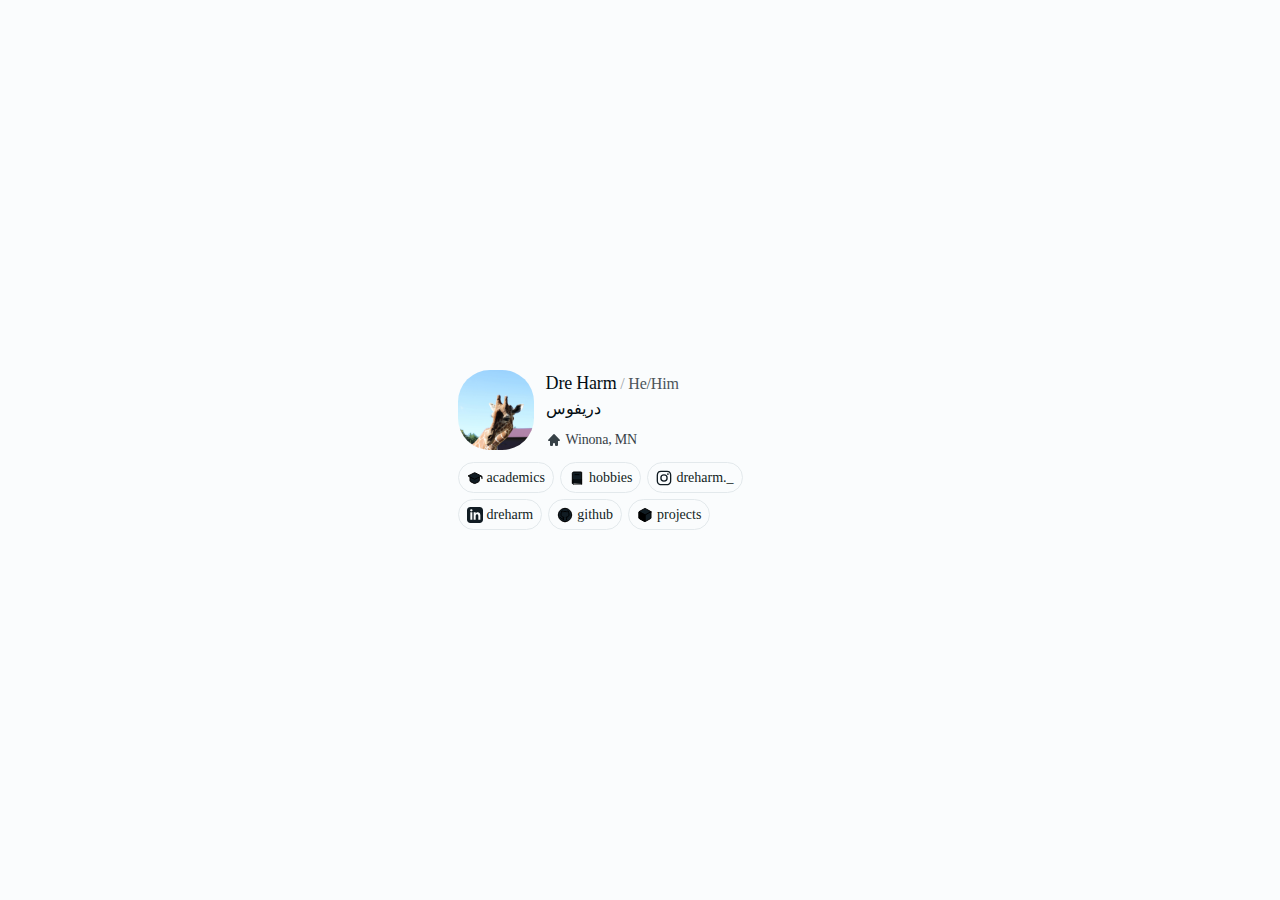
<file: index.html>
<!doctype html>
<html lang="en" class="_1aiwd56 _i1bzpt _78zum5 _1us19tq">
  <head>
    <meta charset="utf-8" />
    <meta name="viewport" content="width=device-width, initial-scale=1" />
    <link
      rel="stylesheet"
      href="css/c6c441df00f8792b.css"
      data-precedence="next"
    />
    <link
      rel="stylesheet"
      href="css/a6dbdde2be657372.css"
      data-precedence="next"
    />
    <title>Dre P. Harm</title>
    <meta name="description" content="Dre's personal website" />
    <meta name="author" content="Dre P. Harm" />
    <style>
      li:hover {
        text-decoration: underline;
      }
    </style>
  </head>

  <body class="_jp7ctv _1iyjqo2">
    <div class="_6s0dn4 _78zum5 _dt5ytf _1iyjqo2 _l56j7k _b3r6kr">
      <section class="_d9au3t _78zum5 _dt5ytf _ixhlqf _bym6vc _1n327nk">
        <figure class="_78zum5 _k50ysn _ixhlqf _7h13wz">
          <picture class="_1y5e3q9 _x20hqb _1qj20 _7giv3 _1n2onr6 _87ps6o">
            <img
              alt="Photo taken of a giraffe"
              width="1600"
              height="2000"
              class="_10no89f _10l6tqk"
              src="images/image.jpg"
            />
          </picture>
          <figcaption>
            <p>
              <span class="_1t7vhrs" lang="en">Dre Harm</span>
              <span class="_1w2564m">/</span>
              <span class="_1ya0g4u">He/Him<span lang="en"></span></span>
            </p>
            <p class="_ea1g6h" lang="ar">دريفوس</p>
            <div class="_1lszv81 _vg646p">
              <p class="_6s0dn4 _78zum5 _nrjsw1 _1gj3iac">
                <svg
                  xmlns="http://www.w3.org/2000/svg"
                  viewBox="0 0 16 16"
                  fill="currentColor"
                  class="_rsr7w8 _1rg5ohu _xmnuy4"
                >
                  <path
                    d="M8.543 2.232a.75.75 0 0 0-1.085 0l-5.25 5.5A.75.75 0 0 0 2.75 9H4v4a1 1 0 0 0 1 1h1a1 1 0 0 0 1-1v-1a1 1 0 1 1 2 0v1a1 1 0 0 0 1 1h1a1 1 0 0 0 1-1V9h1.25a.75.75 0 0 0 .543-1.268l-5.25-5.5Z"
                  ></path>
                </svg>
                <span>Winona, MN</span>
              </p>
            </div>
          </figcaption>
        </figure>
        <ul class="_78zum5 _1a02dak _17d4w8g _1fy79fb">
          <li>
            <a
              rel="noopener noreferrer external"
              target="_blank"
              href="placeholder.html"
              title="academics"
              class="_6s0dn4 _hwku2h _rsfsmv _s4c7im _1y0btm7 _mkeg23 _1u89fgu _3nfvp2 _1gj3iac _l56j7k _1p46wwl _i8ond5"
            >
              <figure class="_6s0dn4 _rsr7w8 _78zum5 _xmnuy4 _l56j7k">
                <svg
                  class="_117rol3 _s83m0k _eq5yr9"
                  role="img"
                  viewBox="0 0 24 24"
                >
                  <path
                    d="M22.5 13L22.5 9.5L20.5 8.5"
                    stroke="#000000"
                    stroke-width="1.5"
                    stroke-linecap="round"
                    stroke-linejoin="round"
                    data--h-bstatus="0OBSERVED"
                  ></path>
                  <path
                    d="M4.5 10.5V15.9121C4.5 16.6843 4.94459 17.3876 5.6422 17.7188L10.6422 20.0928C11.185 20.3505 11.815 20.3505 12.3578 20.0928L17.3578 17.7188C18.0554 17.3876 18.5 16.6843 18.5 15.9121V10.5"
                    stroke="#000000"
                    stroke-width="1.5"
                    stroke-linecap="round"
                    stroke-linejoin="round"
                    data--h-bstatus="0OBSERVED"
                  ></path>
                  <path
                    d="M2.57331 8.46334L11.2317 4.13416C11.4006 4.04971 11.5994 4.04971 11.7683 4.13416L20.4267 8.46334C20.8689 8.68446 20.8689 9.31554 20.4267 9.53666L11.7683 13.8658C11.5994 13.9503 11.4006 13.9503 11.2317 13.8658L2.57331 9.53666C2.13108 9.31554 2.13108 8.68446 2.57331 8.46334Z"
                    stroke="#000000"
                    stroke-width="1.5"
                    stroke-linecap="round"
                    stroke-linejoin="round"
                    data--h-bstatus="0OBSERVED"
                  ></path>
                </svg>
              </figure>
              <span class="_nrjsw1 _87ps6o">academics</span>
            </a>
          </li>
          <li>
            <a
              rel="noopener noreferrer external"
              target="_blank"
              href="placeholder.html"
              title="hobbies"
              class="_6s0dn4 _hwku2h _rsfsmv _s4c7im _1y0btm7 _mkeg23 _1u89fgu _3nfvp2 _1gj3iac _l56j7k _1p46wwl _i8ond5"
            >
              <figure class="_6s0dn4 _rsr7w8 _78zum5 _xmnuy4 _l56j7k">
                <svg
                  class="_117rol3 _s83m0k _eq5yr9"
                  role="img"
                  viewBox="0 0 24 24"
                >
                  <path
                    d="M5 19.5V5C5 3.89543 5.89543 3 7 3H18.4C18.7314 3 19 3.26863 19 3.6V21"
                    stroke="#000000"
                    stroke-width="1.5"
                    stroke-linecap="round"
                  ></path>
                  <path
                    d="M9 7L15 7"
                    stroke="#000000"
                    stroke-width="1.5"
                    stroke-linecap="round"
                  ></path>
                  <path
                    d="M6.5 15L19 15"
                    stroke="#000000"
                    stroke-width="1.5"
                    stroke-linecap="round"
                  ></path>
                  <path
                    d="M6.5 18L19 18"
                    stroke="#000000"
                    stroke-width="1.5"
                    stroke-linecap="round"
                  ></path>
                  <path
                    d="M6.5 21L19 21"
                    stroke="#000000"
                    stroke-width="1.5"
                    stroke-linecap="round"
                  ></path>
                  <path
                    d="M6.5 18C5.5 18 5 17.3284 5 16.5C5 15.6716 5.5 15 6.5 15"
                    stroke="#000000"
                    stroke-width="1.5"
                    stroke-linecap="round"
                    stroke-linejoin="round"
                  ></path>
                  <path
                    d="M6.5 21C5.5 21 5 20.3284 5 19.5C5 18.6716 5.5 18 6.5 18"
                    stroke="#000000"
                    stroke-width="1.5"
                    stroke-linecap="round"
                    stroke-linejoin="round"
                  ></path>
                </svg>
              </figure>
              <span class="_nrjsw1 _87ps6o">hobbies</span>
            </a>
          </li>
          <li>
            <a
              rel="noopener noreferrer external"
              target="_blank"
              href="https://www.instagram.com/dreharm._/"
              title="Instagram: dreharm._"
              class="_6s0dn4 _hwku2h _rsfsmv _s4c7im _1y0btm7 _mkeg23 _1u89fgu _3nfvp2 _1gj3iac _l56j7k _1p46wwl _i8ond5"
            >
              <figure class="_6s0dn4 _rsr7w8 _78zum5 _xmnuy4 _l56j7k">
                <svg
                  class="_117rol3 _s83m0k _eq5yr9"
                  role="img"
                  viewBox="0 0 24 24"
                >
                  <path
                    d="M12 2.982c2.937 0 3.285.011 4.445.064a6.087 6.087 0 0 1 2.042.379 3.408 3.408 0 0 1 1.265.823 3.408 3.408 0 0 1 .823 1.265 6.087 6.087 0 0 1 .379 2.042c.053 1.16.064 1.508.064 4.445s-.011 3.285-.064 4.445a6.087 6.087 0 0 1-.379 2.042 3.643 3.643 0 0 1-2.088 2.088 6.087 6.087 0 0 1-2.042.379c-1.16.053-1.508.064-4.445.064s-3.285-.011-4.445-.064a6.087 6.087 0 0 1-2.043-.379 3.408 3.408 0 0 1-1.264-.823 3.408 3.408 0 0 1-.823-1.265 6.087 6.087 0 0 1-.379-2.042c-.053-1.16-.064-1.508-.064-4.445s.011-3.285.064-4.445a6.087 6.087 0 0 1 .379-2.042 3.408 3.408 0 0 1 .823-1.265 3.408 3.408 0 0 1 1.265-.823 6.087 6.087 0 0 1 2.042-.379c1.16-.053 1.508-.064 4.445-.064M12 1c-2.987 0-3.362.013-4.535.066a8.074 8.074 0 0 0-2.67.511 5.392 5.392 0 0 0-1.949 1.27 5.392 5.392 0 0 0-1.269 1.948 8.074 8.074 0 0 0-.51 2.67C1.012 8.638 1 9.013 1 12s.013 3.362.066 4.535a8.074 8.074 0 0 0 .511 2.67 5.392 5.392 0 0 0 1.27 1.949 5.392 5.392 0 0 0 1.948 1.269 8.074 8.074 0 0 0 2.67.51C8.638 22.988 9.013 23 12 23s3.362-.013 4.535-.066a8.074 8.074 0 0 0 2.67-.511 5.625 5.625 0 0 0 3.218-3.218 8.074 8.074 0 0 0 .51-2.67C22.988 15.362 23 14.987 23 12s-.013-3.362-.066-4.535a8.074 8.074 0 0 0-.511-2.67 5.392 5.392 0 0 0-1.27-1.949 5.392 5.392 0 0 0-1.948-1.269 8.074 8.074 0 0 0-2.67-.51C15.362 1.012 14.987 1 12 1Zm0 5.351A5.649 5.649 0 1 0 17.649 12 5.649 5.649 0 0 0 12 6.351Zm0 9.316A3.667 3.667 0 1 1 15.667 12 3.667 3.667 0 0 1 12 15.667Zm5.872-10.859a1.32 1.32 0 1 0 1.32 1.32 1.32 1.32 0 0 0-1.32-1.32Z"
                  ></path>
                </svg>
              </figure>
              <span class="_nrjsw1 _87ps6o">dreharm._</span>
            </a>
          </li>
          <li>
            <a
              rel="noopener noreferrer external"
              target="_blank"
              href="https://www.linkedin.com/in/dre-harm/"
              title="LinkedIn: dreharm"
              class="_6s0dn4 _hwku2h _rsfsmv _s4c7im _1y0btm7 _mkeg23 _1u89fgu _3nfvp2 _1gj3iac _l56j7k _1p46wwl _i8ond5"
            >
              <figure class="_6s0dn4 _rsr7w8 _78zum5 _xmnuy4 _l56j7k">
                <svg
                  class="_117rol3 _s83m0k _eq5yr9"
                  role="img"
                  viewBox="0 0 24 24"
                >
                  <path
                    d="M19 0h-14c-2.761 0-5 2.239-5 5v14c0 2.761 2.239 5 5 5h14c2.762 0 5-2.239 5-5v-14c0-2.761-2.238-5-5-5zm-11 19h-3v-11h3v11zm-1.5-12.268c-.966 0-1.75-.79-1.75-1.764s.784-1.764 1.75-1.764 1.75.79 1.75 1.764-.783 1.764-1.75 1.764zm13.5 12.268h-3v-5.604c0-3.368-4-3.113-4 0v5.604h-3v-11h3v1.765c1.396-2.586 7-2.777 7 2.476v6.759z"
                  ></path>
                </svg>
              </figure>
              <span class="_nrjsw1 _87ps6o">dreharm</span>
            </a>
          </li>
          <li>
            <a
              rel="noopener noreferrer external"
              target="_blank"
              href="https://github.com/2008oxfordcomma"
              title="github"
              class="_6s0dn4 _hwku2h _rsfsmv _s4c7im _1y0btm7 _mkeg23 _1u89fgu _3nfvp2 _1gj3iac _l56j7k _1p46wwl _i8ond5"
            >
              <figure class="_6s0dn4 _rsr7w8 _78zum5 _xmnuy4 _l56j7k">
                <svg
                  class="_117rol3 _s83m0k _eq5yr9"
                  role="img"
                  viewBox="0 0 24 24"
                >
                  <path
                    d="M12 22C17.5228 22 22 17.5228 22 12C22 6.47715 17.5228 2 12 2C6.47715 2 2 6.47715 2 12C2 17.5228 6.47715 22 12 22Z"
                    stroke="#000000"
                    stroke-width="1.5"
                    stroke-linecap="round"
                    stroke-linejoin="round"
                  ></path>
                  <path
                    d="M14.3333 19V17.137C14.3583 16.8275 14.3154 16.5163 14.2073 16.2242C14.0993 15.9321 13.9286 15.6657 13.7067 15.4428C15.8 15.2156 18 14.4431 18 10.8989C17.9998 9.99256 17.6418 9.12101 17 8.46461C17.3039 7.67171 17.2824 6.79528 16.94 6.01739C16.94 6.01739 16.1533 5.7902 14.3333 6.97811C12.8053 6.57488 11.1947 6.57488 9.66666 6.97811C7.84666 5.7902 7.05999 6.01739 7.05999 6.01739C6.71757 6.79528 6.69609 7.67171 6.99999 8.46461C6.35341 9.12588 5.99501 10.0053 5.99999 10.9183C5.99999 14.4366 8.19999 15.2091 10.2933 15.4622C10.074 15.6829 9.90483 15.9461 9.79686 16.2347C9.68889 16.5232 9.64453 16.8306 9.66666 17.137V19"
                    stroke="#000000"
                    stroke-width="1.5"
                    stroke-linecap="round"
                    stroke-linejoin="round"
                  ></path>
                  <path
                    d="M9.66667 17.7018C7.66667 18.3335 6 17.7018 5 15.7544"
                    stroke="#000000"
                    stroke-width="1.5"
                    stroke-linecap="round"
                    stroke-linejoin="round"
                  ></path>
                </svg>
              </figure>
              <span class="_nrjsw1 _87ps6o">github</span>
            </a>
          </li>
          <li>
            <a
              rel="noopener noreferrer external"
              target="_blank"
              href="placeholder.html"
              title="academics"
              class="_6s0dn4 _hwku2h _rsfsmv _s4c7im _1y0btm7 _mkeg23 _1u89fgu _3nfvp2 _1gj3iac _l56j7k _1p46wwl _i8ond5"
            >
              <figure class="_6s0dn4 _rsr7w8 _78zum5 _xmnuy4 _l56j7k">
                <svg
                  class="_117rol3 _s83m0k _eq5yr9"
                  role="img"
                  viewBox="0 0 24 24"
                >
                  <path
                    d="M21 7.35304L21 16.647C21 16.8649 20.8819 17.0656 20.6914 17.1715L12.2914 21.8381C12.1102 21.9388 11.8898 21.9388 11.7086 21.8381L3.30861 17.1715C3.11814 17.0656 3 16.8649 3 16.647L2.99998 7.35304C2.99998 7.13514 3.11812 6.93437 3.3086 6.82855L11.7086 2.16188C11.8898 2.06121 12.1102 2.06121 12.2914 2.16188L20.6914 6.82855C20.8818 6.93437 21 7.13514 21 7.35304Z"
                    stroke="#000000"
                    stroke-width="1.5"
                    stroke-linecap="round"
                    stroke-linejoin="round"
                  ></path>
                  <path
                    d="M3.52844 7.29357L11.7086 11.8381C11.8898 11.9388 12.1102 11.9388 12.2914 11.8381L20.5 7.27777"
                    stroke="#000000"
                    stroke-width="1.5"
                    stroke-linecap="round"
                    stroke-linejoin="round"
                  ></path>
                  <path
                    d="M12 21L12 12"
                    stroke="#000000"
                    stroke-width="1.5"
                    stroke-linecap="round"
                    stroke-linejoin="round"
                  ></path>
                  <path
                    d="M11.6914 11.8285L3.89139 7.49521C3.49147 7.27304 3 7.56222 3 8.01971V16.647C3 16.8649 3.11813 17.0656 3.30861 17.1715L11.1086 21.5048C11.5085 21.727 12 21.4378 12 20.9803V12.353C12 12.1351 11.8819 11.9344 11.6914 11.8285Z"
                    fill="#000000"
                    stroke="#000000"
                    stroke-width="1.5"
                    stroke-linejoin="round"
                  ></path>
                </svg>
              </figure>
              <span class="_nrjsw1 _87ps6o">projects</span>
            </a>
          </li>
        </ul>
      </section>
    </div>
  </body>
</html>
</file>
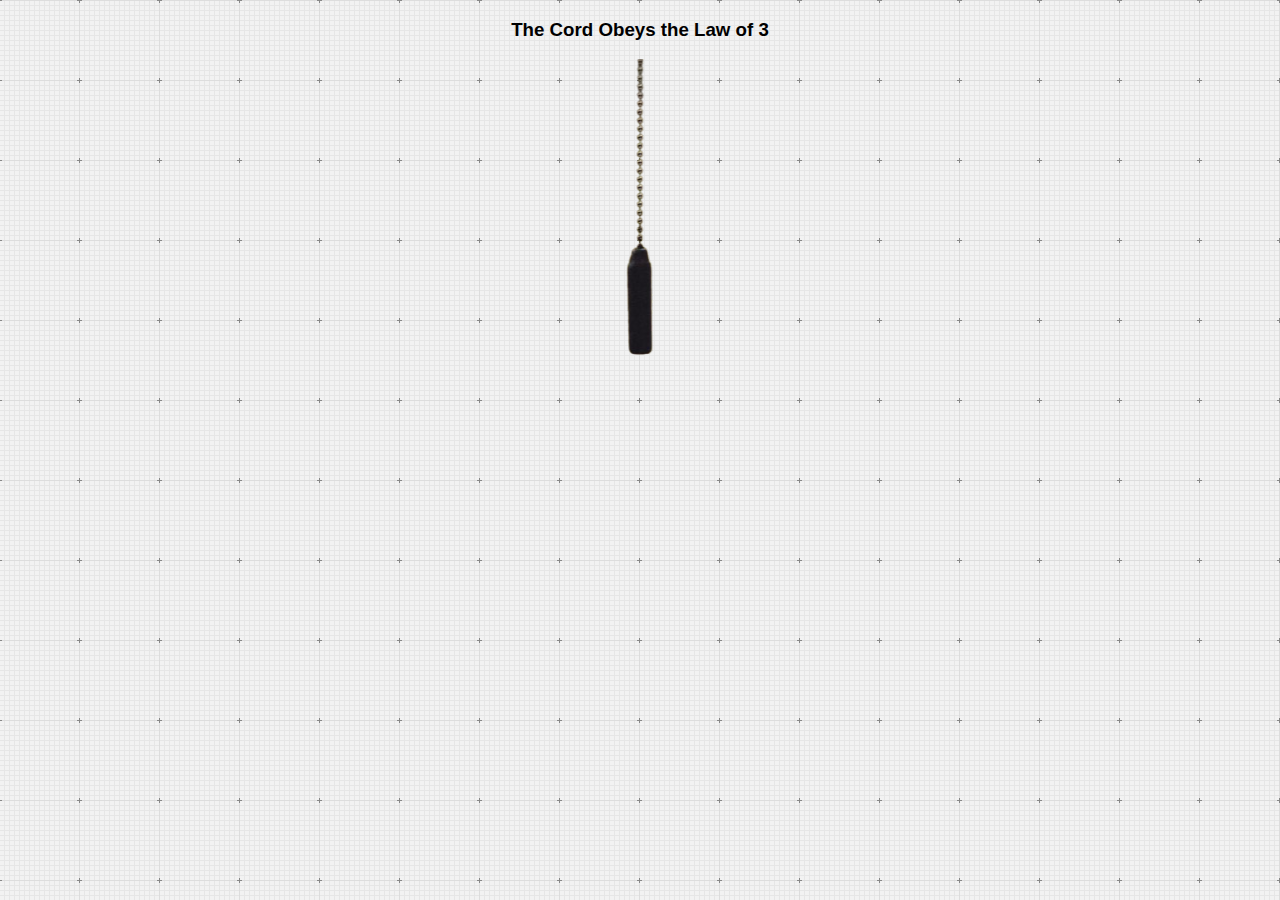
<file: 1stPull.html>
<!DOCTYPE html>
<html>
  <head>
    <title>One</title>
    <link rel="stylesheet" href="styles.css">
    <link rel="icon" href="Assets/theOldestHouse.ico">
    <style>
      body {
        text-align: center;
      }
    </style>
  </head>
  <body>
    <h3>The Cord Obeys the Law of 3</h3>
    <a href="2ndPull.html"><img src="Assets/LightSwitchCord.png" alt="Click Here"></a>
  </body>
</html>
</file>
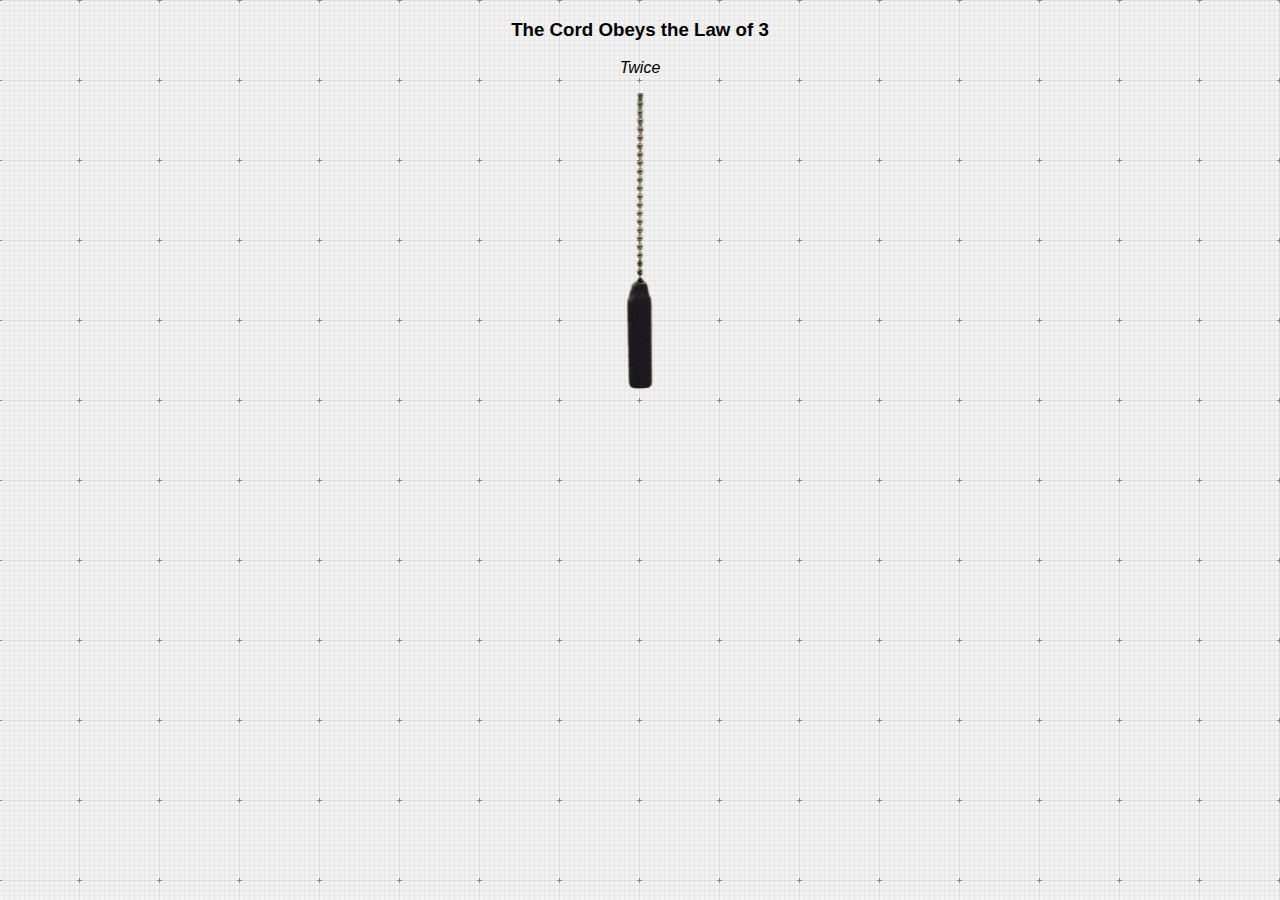
<file: 2ndPull.html>
<!DOCTYPE html>
<html>
  <head>
    <title>Two</title>
    <link rel="stylesheet" href="styles.css">
    <link rel="icon" href="Assets/theOldestHouse.ico">
    <style>
      body {
        text-align: center;
      }
    </style>
  </head>
  <body>
    <h3>The Cord Obeys the Law of 3</h3>
    <p><i>Twice</i></p>
    <a href="lobby.html"><img src="Assets/LightSwitchCord.png" alt="Click Here"></a>
  </body>
</html>
</file>
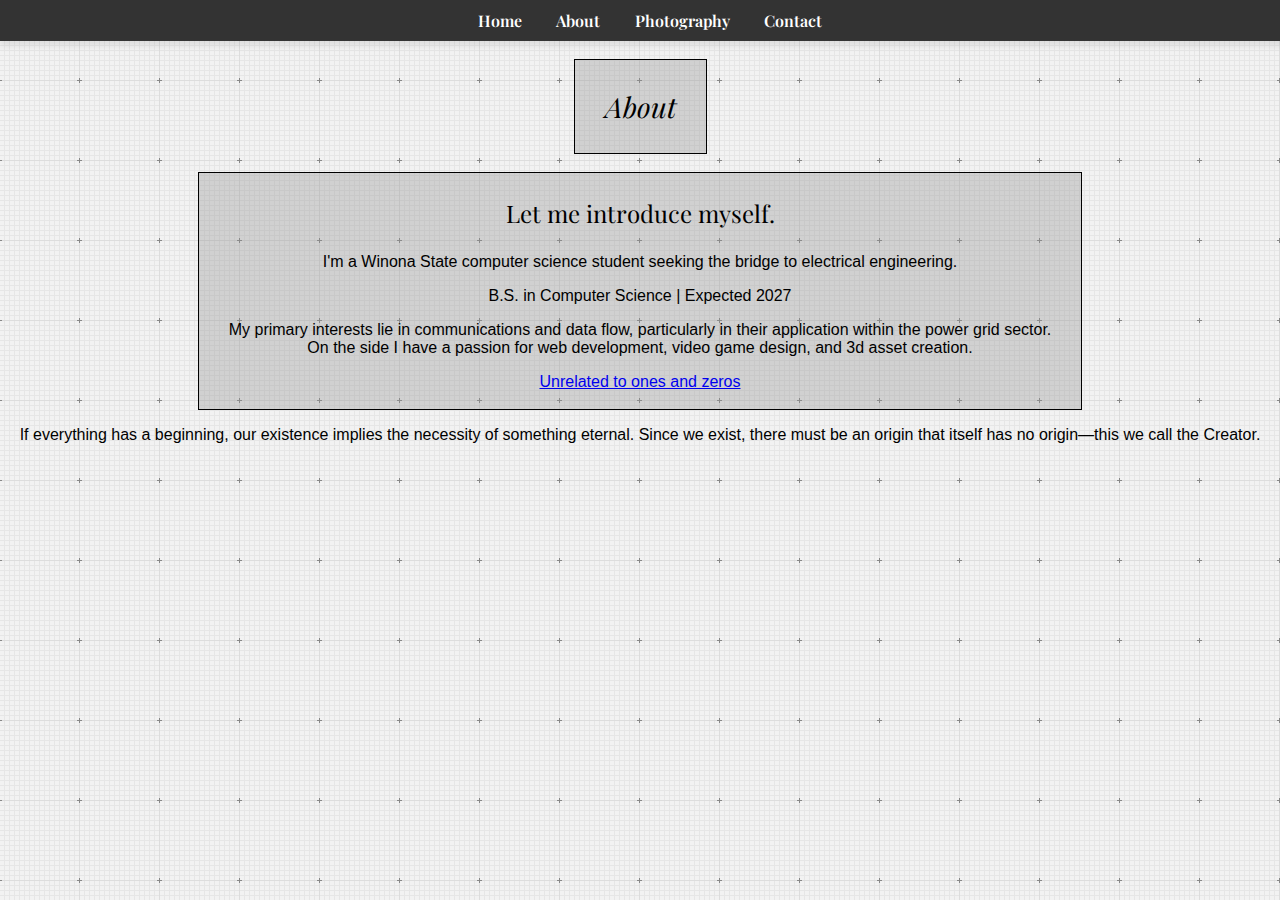
<file: about.html>
<!DOCTYPE html>
<html>
  <head>
    <meta charset="UTF-8" />
    <meta name="viewport" content="width=device-width, initial-scale=1.0" />
    <title>About</title>
    <link rel="stylesheet" href="styles.css"/>
    
    <style>
      @import url("https://fonts.googleapis.com/css2?family=Monoton&family=Playfair+Display:ital,wght@0,400..900;1,400..900&display=swap");
    </style>
  </head>
  <body>
    <nav class="navbar">
      <ul class="navbar-menu">
        <li><a href="index.html">Home</a></li>
        <li><a href="about.html">About</a></li>
        <li><a href="photos.html">Photography</a></li>
        <li><a href="#contact">Contact</a></li>
      </ul>
    </nav>
    <br />
    <div style="text-align: center">
      <div class="transbox">
        <p class="playfair-display-italic">About</p>
    </div>
    <br><br />
    <div style="text-align: center">
        <div class="transbox">
            <p class="playfair-display-normal">Let me introduce myself.</p>
                <p>I'm a Winona State computer science student seeking the bridge to electrical engineering.</p>
                <p>B.S. in Computer Science | Expected 2027</p>
                <p>My primary interests lie in communications and data flow, particularly in their application within the power grid sector.<br>On the side I have a passion for web development, video game design, and 3d asset creation.</p>
                <a href="#contact">Unrelated to ones and zeros</a>
                <br><br>
            </div>
        <div></div>
        
    </div>
  </body>
  <footer>
    <p class="saying">
      If everything has a beginning, our existence implies the necessity of
      something eternal. Since we exist, there must be an origin that itself has
      no origin—this we call the Creator.
    </p>
  </footer>
</html>
</file>
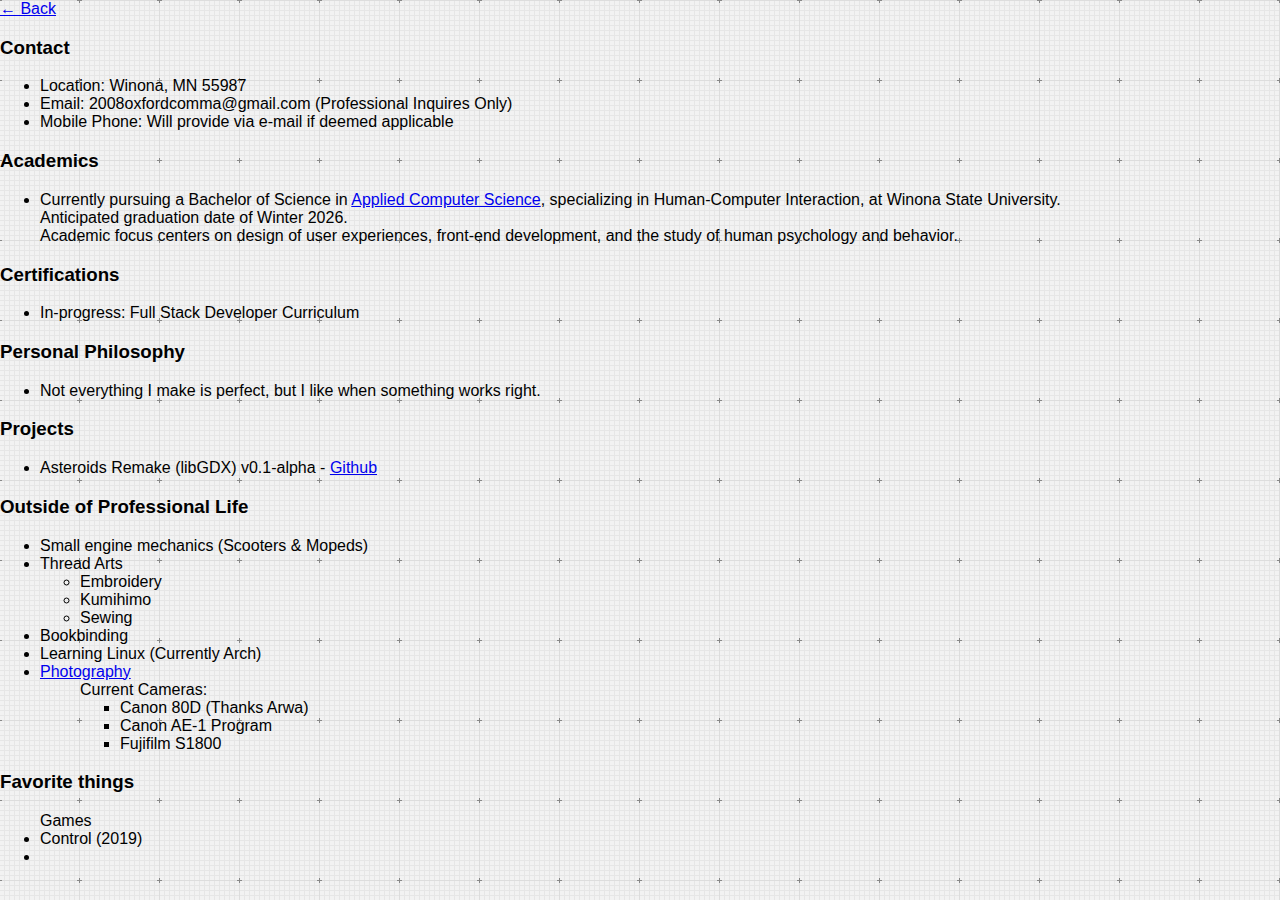
<file: aboutMe.html>
<!DOCTYPE html>
<html>
<head>
    <link rel="stylesheet" href="styles.css">
    <link rel="icon" href="Assets/theOldestHouse.ico" >
    <title>About</title>
    <style>
        Body {
            background-color: #1A1A1A;
        }
    </style>
</head>

<body>
    <a href="index2.html" class="backButton">← Back</a>
    
    <div class="aboutContent">
        <h3>Contact</h3>
        <ul>
            <li>Location: Winona, MN 55987</li>
            <li>Email: 2008oxfordcomma@gmail.com (Professional Inquires Only)</li>
            <li>Mobile Phone: Will provide via e-mail if deemed applicable</li>
        </ul>
    </div>
    <div class="aboutContent">
        <h3>Academics</h3>
        <ul>
            <li>
                <p>Currently pursuing a Bachelor of Science in <a
                        href="https://www.winona.edu/academics/programs/applied-computer-science/">Applied Computer
                        Science</a>,
                    specializing in Human-Computer Interaction, at Winona State University.
                    <br>Anticipated graduation date of Winter 2026.<br> Academic focus centers on design of user
                    experiences,
                    front-end development, and the study of human psychology and behavior.
                </p>
            </li>
        </ul>
    </div>
    <div class="aboutContent">
        <h3>Certifications</h3>
        <ul>
            <li><p>In-progress: Full Stack Developer Curriculum</p></li>
        </ul>
    </div>
    <div class="aboutContent">
        <h3>Personal Philosophy</h3>
        <ul><li>Not everything I make is perfect, but I like when something works right.</li></ul>
    </div>
    <div class="aboutContent">
        <h3>Projects</h3>
        <ul>
            <li>Asteroids Remake (libGDX) v0.1-alpha - <a href="https://github.com/2008oxfordcomma/CS250_S25_Asteroids">Github</a></li>
        </ul>
    </div>
    <div class="aboutContent">
        <h3>Outside of Professional Life</h3>
        <ul>
            <li>Small engine mechanics (Scooters & Mopeds)</li>
            <li>Thread Arts
                <ul>
                    <li>Embroidery</li>
                    <li>Kumihimo</li>
                    <li>Sewing</li>
                </ul>
            </li>
            <li>Bookbinding</li>
            <li>Learning Linux (Currently Arch)</li>
            <li><a href="photography.html">Photography</a>
                <ul>Current Cameras:
                    <ul>
                        <li>Canon 80D (Thanks Arwa)</li>
                        <li>Canon AE-1 Program</li>
                        <li>Fujifilm S1800</li>
                    </ul>
                </ul>
            </li>
        </ul>
    </div>
    <div class="aboutContent">
        <h3>Favorite things</h3>
        <ul>Games
            <li>Control (2019)</li>
            <li></li>
        </ul>
    </div>

</body>

</html>
</file>
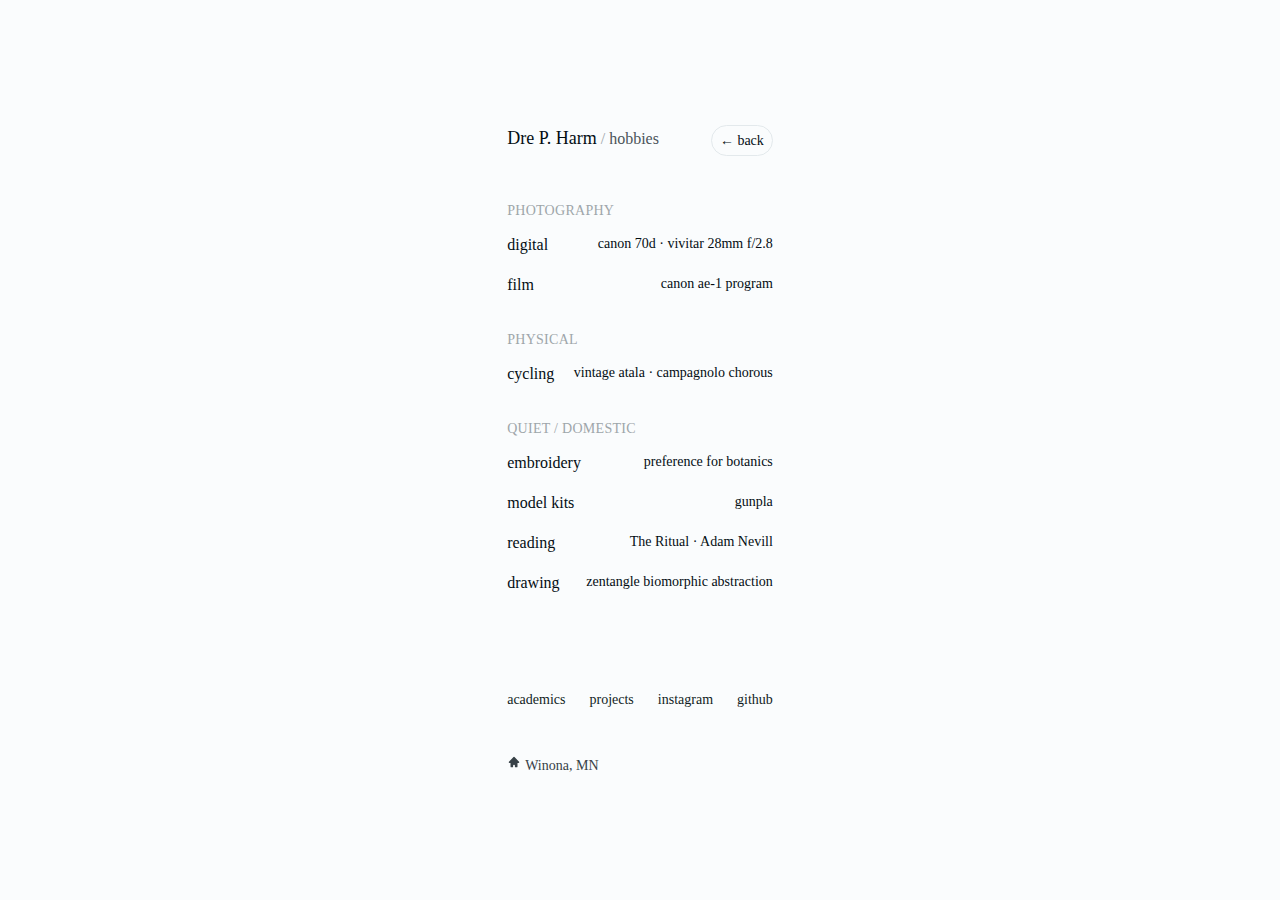
<file: hobbies.html>
<!doctype html>
<html lang="en" class="_1aiwd56 _i1bzpt _78zum5 _1us19tq">
  <head>
    <meta charset="utf-8" />
    <meta name="viewport" content="width=device-width, initial-scale=1" />
    <link
      rel="stylesheet"
      href="css/c6c441df00f8792b.css"
      data-precedence="next"
    />
    <link
      rel="stylesheet"
      href="css/a6dbdde2be657372.css"
      data-precedence="next"
    />
    <title>hobbies · Dre P. Harm</title>
    <meta name="description" content="things dre does" />
    <style>
      li:hover {
        text-decoration: underline;
      }
    </style>
  </head>
  <body class="_jp7ctv _1iyjqo2">
    <div class="_6s0dn4 _78zum5 _dt5ytf _1iyjqo2 _l56j7k _b3r6kr">
      <section class="_d9au3t _78zum5 _dt5ytf _ixhlqf _bym6vc _1n327nk">
        
        <!-- header: just name and back link, minimal -->
        <div class="_78zum5 _1qughib" style="width: 100%;">
          <div>
            <span class="_1t7vhrs" lang="en">Dre P. Harm</span>
            <span class="_1w2564m">/</span>
            <span class="_1ya0g4u">hobbies</span>
          </div>
          <a 
            href="index.html" 
            class="_6s0dn4 _hwku2h _rsfsmv _s4c7im _1y0btm7 _mkeg23 _3nfvp2 _1gj3iac _i8ond5 _1p46wwl"
            style="gap: 0.25rem;"
          >
            <span class="_nrjsw1">← back</span>
          </a>
        </div>
        <div style="width: 100%; margin-top: 2rem; margin-bottom: 2rem;">
          
          <!-- photography -->
          <div style="margin-bottom: 2rem;">
            <p class="_1w2564m _nrjsw1" style="margin-bottom: 0.75rem; letter-spacing: 0.02em;">PHOTOGRAPHY</p>
            <div style="display: flex; flex-direction: column; gap: 1rem;">
              <div class="_78zum5 _1qughib" style="width: 100%;">
                <span class="_1ni1213">digital</span>
                <span class="_1m09s7l _nrjsw1">canon 70d · vivitar 28mm f/2.8</span>
              </div>
              <div class="_78zum5 _1qughib" style="width: 100%;">
                <span class="_1ni1213">film</span>
                <span class="_1m09s7l _nrjsw1">canon ae-1 program</span>
              </div>
            </div>
          </div>

          <!-- physical -->
          <div style="margin-bottom: 2rem;">
            <p class="_1w2564m _nrjsw1" style="margin-bottom: 0.75rem; letter-spacing: 0.02em;">PHYSICAL</p>
            <div style="display: flex; flex-direction: column; gap: 1rem;">
              <div class="_78zum5 _1qughib" style="width: 100%;">
                <span class="_1ni1213">cycling</span>
                <span class="_1m09s7l _nrjsw1">vintage atala · campagnolo chorous</span>
              </div>
            </div>
          </div>

          <!-- quiet -->
          <div style="margin-bottom: 2rem;">
            <p class="_1w2564m _nrjsw1" style="margin-bottom: 0.75rem; letter-spacing: 0.02em;">QUIET / DOMESTIC</p>
            <div style="display: flex; flex-direction: column; gap: 1rem;">
              <div class="_78zum5 _1qughib" style="width: 100%;">
                <span class="_1ni1213">embroidery</span>
                <span class="_1m09s7l _nrjsw1">preference for botanics</span>
              </div>
              <div class="_78zum5 _1qughib" style="width: 100%;">
                <span class="_1ni1213">model kits</span>
                <span class="_1m09s7l _nrjsw1">gunpla</span>
              </div>
              <div class="_78zum5 _1qughib" style="width: 100%;">
                <span class="_1ni1213">reading</span>
                <span class="_1m09s7l _nrjsw1">The Ritual · Adam Nevill</span>
              </div>
              <div class="_78zum5 _1qughib" style="width: 100%;">
                <span class="_1ni1213">drawing</span>
                <span class="_1m09s7l _nrjsw1">zentangle  biomorphic abstraction</span>
              </div>
            </div>
          </div>
        </div>
        <!-- footer nav -->
        <div style="width: 100%; margin-top: 1rem;">
          <ul class="_78zum5 _1a02dak _17d4w8g" style="gap: 1.5rem;">
            <li><a href="academics.html" class="_1u89fgu _nrjsw1">academics</a></li>
            <li><a href="projects.html" class="_1u89fgu _nrjsw1">projects</a></li>
            <li><a href="https://www.instagram.com/dreharm._/" target="_blank" rel="noopener" class="_1u89fgu _nrjsw1">instagram</a></li>
            <li><a href="https://github.com/2008oxfordcomma" target="_blank" rel="noopener" class="_1u89fgu _nrjsw1">github</a></li>
          </ul>
        </div>

        <div class="_1lszv81" style="margin-top: 2rem; width: 100%;">
          <p class="_78zum5 _nrjsw1 _1gj3iac">
            <svg width="14" height="14" viewBox="0 0 16 16" fill="currentColor">
              <path d="M8.543 2.232a.75.75 0 0 0-1.085 0l-5.25 5.5A.75.75 0 0 0 2.75 9H4v4a1 1 0 0 0 1 1h1a1 1 0 0 0 1-1v-1a1 1 0 1 1 2 0v1a1 1 0 0 0 1 1h1a1 1 0 0 0 1-1V9h1.25a.75.75 0 0 0 .543-1.268l-5.25-5.5Z"/>
            </svg>
            <span>Winona, MN</span>
          </p>
        </div>
      </section>
    </div>
  </body>
</html>
</file>
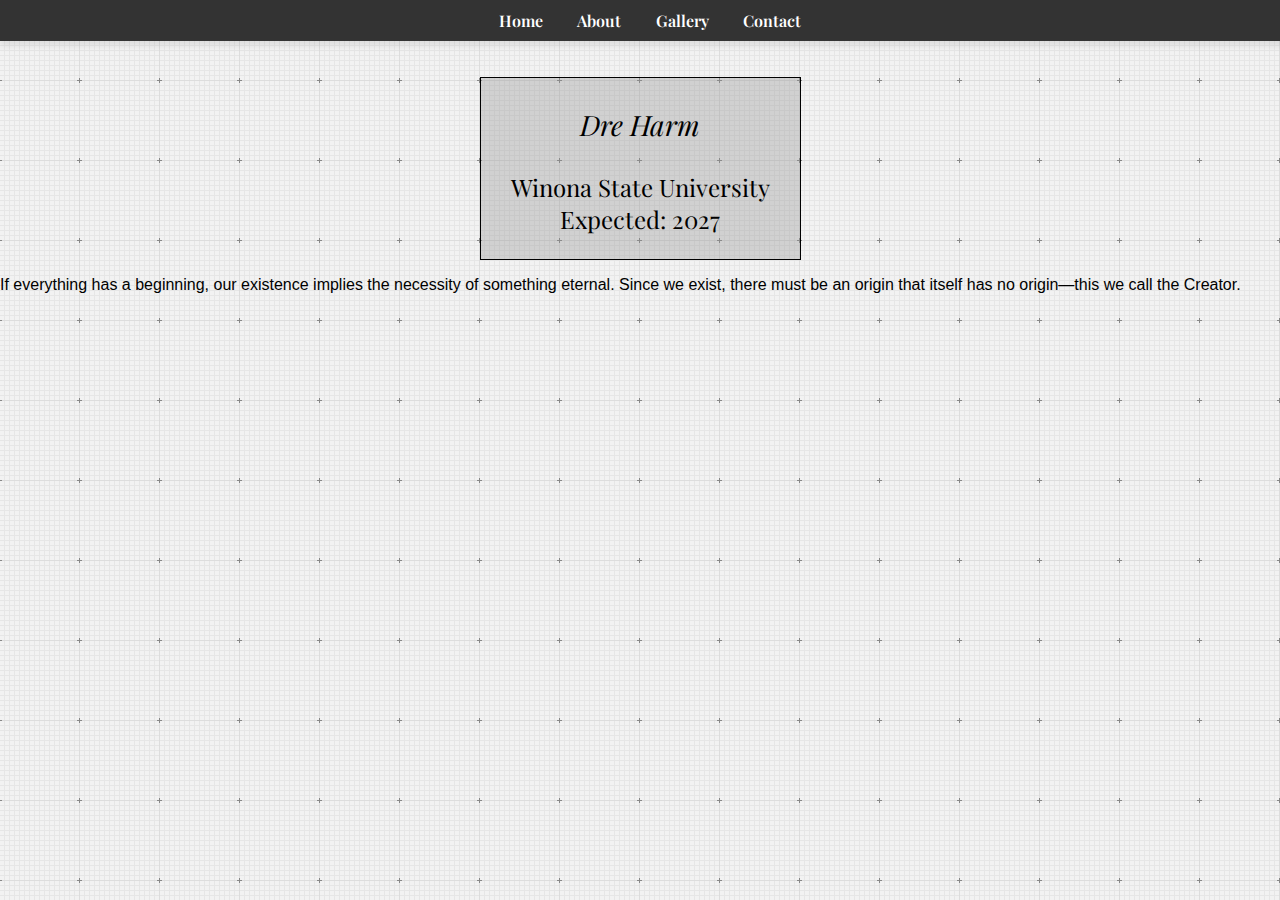
<file: home.html>
<!DOCTYPE html>
<html>
  <head>
    <meta charset="UTF-8" />
    <meta name="viewport" content="width=device-width, initial-scale=1.0" />
    <title>Home</title>
    <link rel="stylesheet" href="styles.css"/>
    
    <style>
      @import url("https://fonts.googleapis.com/css2?family=Monoton&family=Playfair+Display:ital,wght@0,400..900;1,400..900&display=swap");
    </style>
  </head>
  <body>
    <nav class="navbar">
      <ul class="navbar-menu">
        <li><a href="home.html">Home</a></li>
        <li><a href="#about">About</a></li>
        <li><a href="photos.html">Gallery</a></li>
        <li><a href="#contact">Contact</a></li>
      </ul>
    </nav>
    <br /><br />
    <div style="text-align: center">
      <div class="transbox">
        <p class="playfair-display-italic">Dre Harm</p>
        <p class="playfair-display-normal">
          Winona State University<br />Expected: 2027
        </p>
      </div>
    </div>
  </body>
  <footer>
    <p class="saying">
      If everything has a beginning, our existence implies the necessity of
      something eternal. Since we exist, there must be an origin that itself has
      no origin—this we call the Creator.
    </p>
  </footer>
</html>
</file>
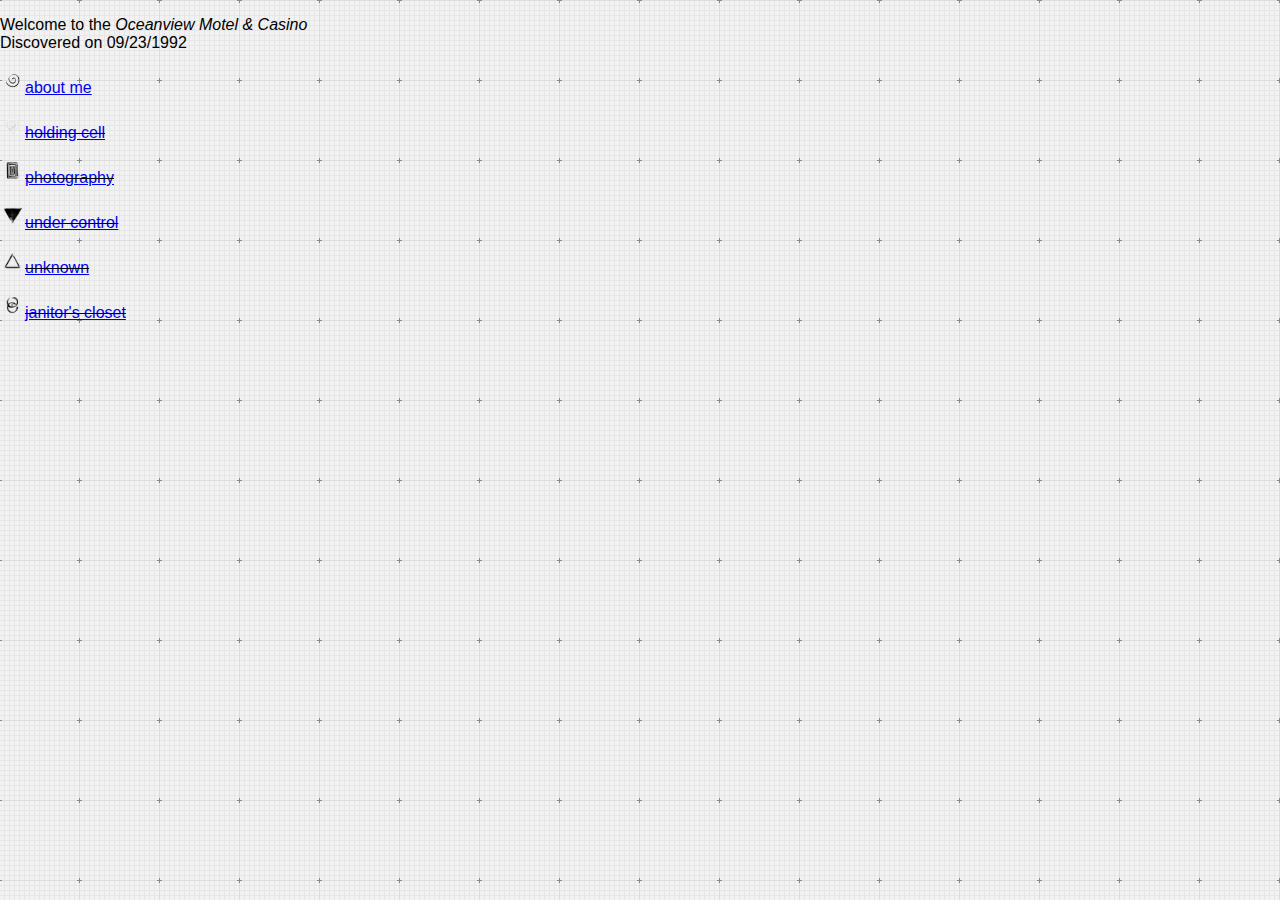
<file: index2.html>
<!DOCTYPE html>
<html>

<head>
    <title>Doors</title>
    <link rel="stylesheet" href="styles.css">
    <link rel="icon" href="Assets/theOldestHouse.ico">
</head>

<body>
    <div class="mainText">
        <p>Welcome to the <i>Oceanview Motel & Casino</i><br> Discovered on 09/23/1992</p>
        <p class="doors"><a href="aboutMe.html" class="navButtons"><img src="Assets/alanWake.png" alt="Control Door Swirl Icon" width="25" height="25">about me</a></p>
        <p class="doors" style="text-decoration: line-through;"><a href="placeholder.html" class="navButtons"><img src="Assets/control2.png" alt="Control Door Swirl Icon" width="25" height="25">holding cell</a></p>
        <p class="doors" style="text-decoration: line-through;"><a href="placeholder.html" class="navButtons"><img src="Assets/doors.png" alt="Control Door Swirl Icon" width="25" height="25">photography</a></p>
        <p class="doors" style="text-decoration: line-through;"><a href="placeholder.html" class="navButtons"><img src="Assets/blackPyramid.png" alt="Control Door Swirl Icon" width="25" height="25">under control</a></p>
        <p class="doors" style="text-decoration: line-through;"><a href="placeholder.html" class="navButtons"><img src="Assets/whitePyramid.png" alt="Control Door Swirl Icon" width="25" height="25">unknown</a></p>
        <p class="doors" style="text-decoration: line-through;"><a href="placeholder.html" class="navButtons"><img src="Assets/vanguard.png" alt="Control Door Swirl Icon" width="25" height="25">janitor's closet</a></p>
    </div>

</body>

</html>
</file>
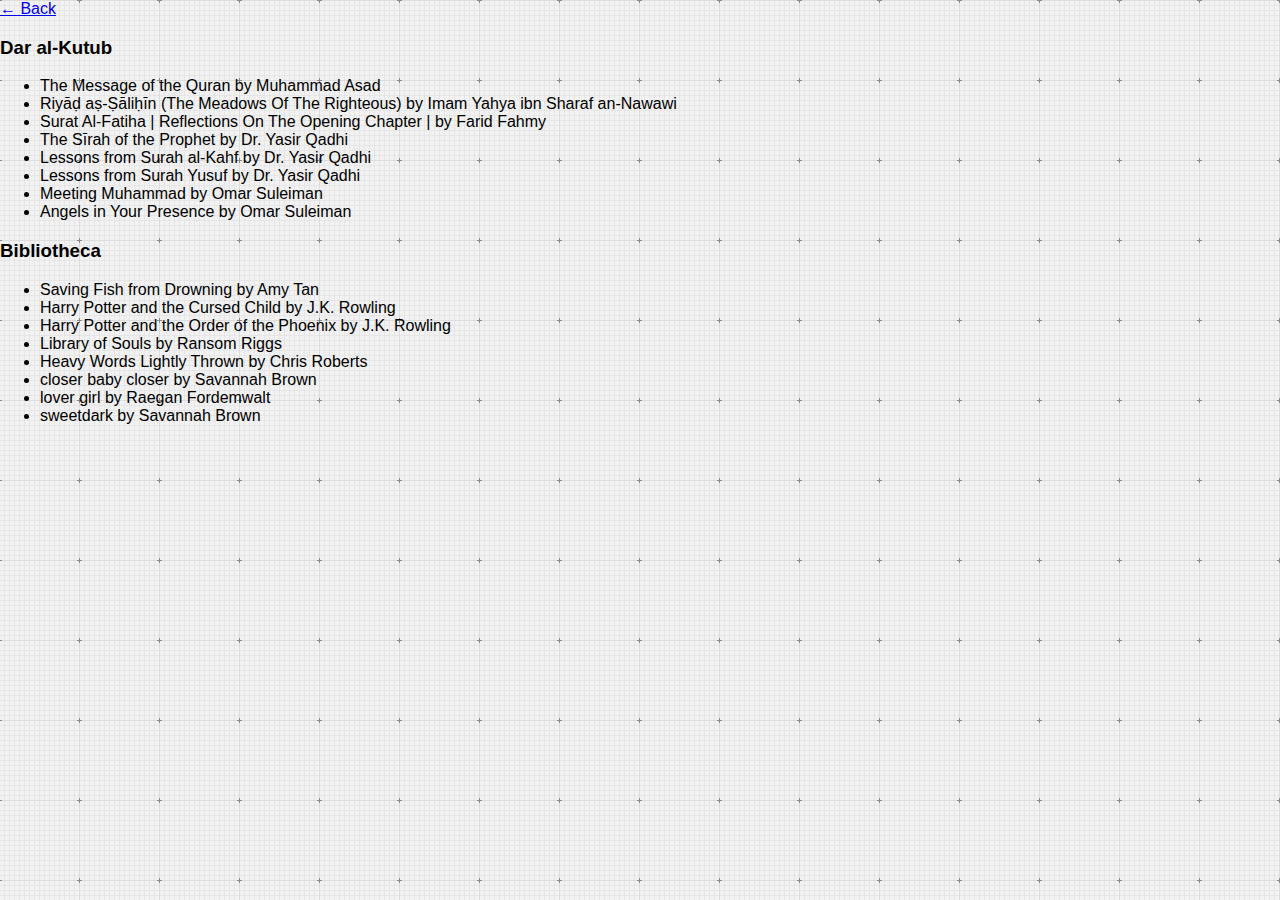
<file: library.html>
<!DOCTYPE html>
<html>
    <head>
        <title>Library</title>
        <link rel="stylesheet" href="styles.css">
    </head>
    <body>
        <a href="lobby.html" class="backButton">← Back</a>

        <h3>Dar al-Kutub</h3>
        <ul>
            <li>The Message of the Quran by Muhammad Asad</li>
            <li>Riyāḍ aṣ-Ṣāliḥīn (The Meadows Of The Righteous) by Imam Yahya ibn Sharaf an-Nawawi</li>
            <li>Surat Al-Fatiha | Reflections On The Opening Chapter | by Farid Fahmy</li>
            <li>The Sīrah of the Prophet by Dr. Yasir Qadhi</li>
            <li>Lessons from Surah al-Kahf by Dr. Yasir Qadhi</li>
            <li>Lessons from Surah Yusuf by Dr. Yasir Qadhi</li>
            <li>Meeting Muhammad by Omar Suleiman</li>
            <li>Angels in Your Presence by Omar Suleiman</li>
        </ul>

        <h3>Bibliotheca</h3>
        <ul>
            <li>Saving Fish from Drowning by Amy Tan</li>
            <li>Harry Potter and the Cursed Child by J.K. Rowling</li>
            <li>Harry Potter and the Order of the Phoenix by J.K. Rowling</li>
            <li>Library of Souls by Ransom Riggs</li>
            <li>Heavy Words Lightly Thrown by Chris Roberts</li>
            <li>closer baby closer by Savannah Brown</li>
            <li>lover girl by Raegan Fordemwalt</li>
            <li>sweetdark by Savannah Brown</li>
        </ul>
    </body>
</html>
</file>
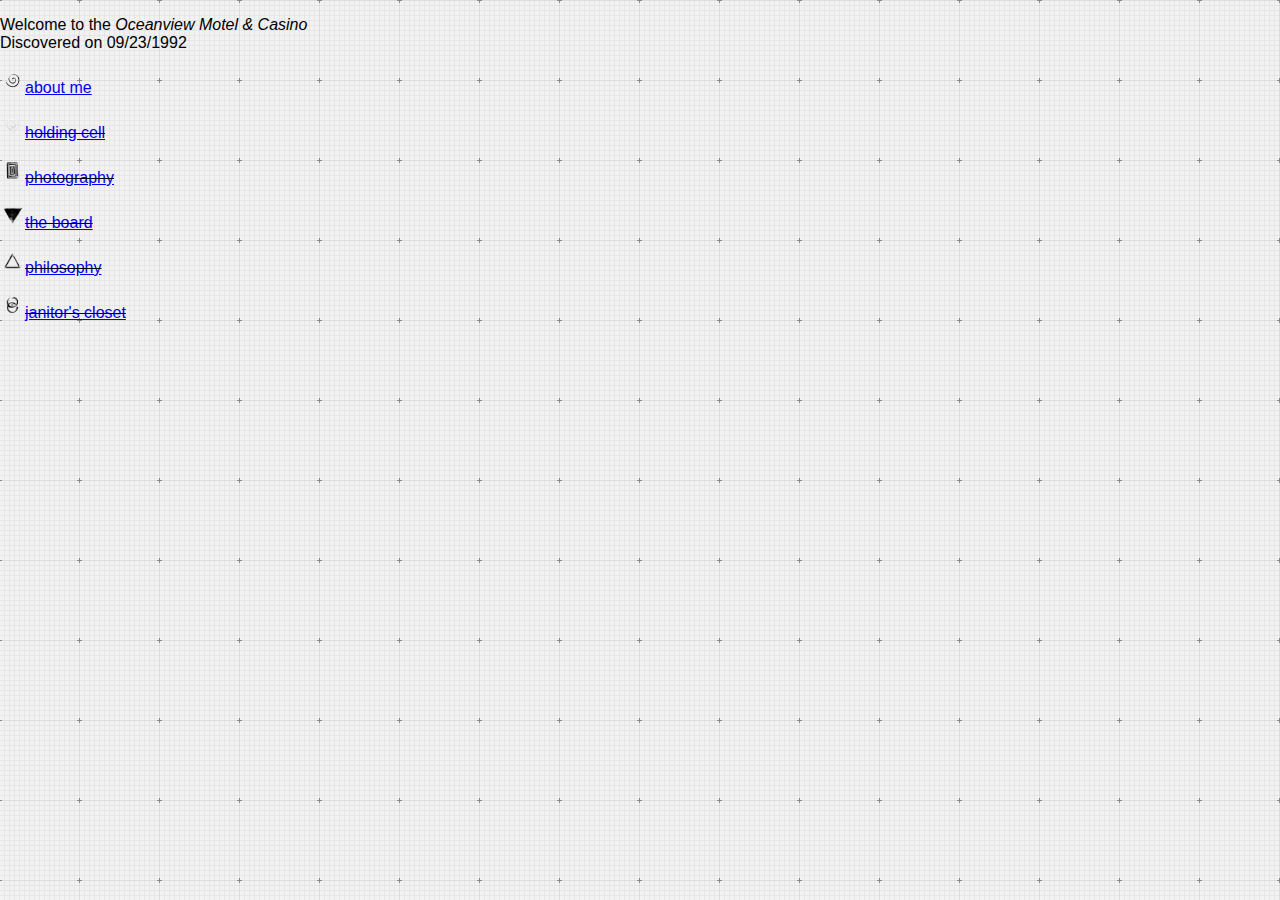
<file: lobby.html>
<!DOCTYPE html>
<html>

<head>
    <title>Lobby</title>
    <link rel="stylesheet" href="styles.css">
    <link rel="icon" href="Assets/theOldestHouse.ico">
</head>

<body>
    <div class="mainText">
        <p>Welcome to the <i>Oceanview Motel & Casino</i><br> Discovered on 09/23/1992</p>
        <p class="doors"><a href="aboutMe.html" class="navButtons"><img src="Assets/alanWake.png" alt="Control Door Swirl Icon" width="25" height="25">about me</a></p>
        <p class="doors" style="text-decoration: line-through;"><a href="placeholder.html" class="navButtons"><img src="Assets/control2.png" alt="Control Door Swirl Icon" width="25" height="25">holding cell</a></p>
        <p class="doors" style="text-decoration: line-through;"><a href="placeholder.html" class="navButtons"><img src="Assets/doors.png" alt="Control Door Swirl Icon" width="25" height="25">photography</a></p>
        <p class="doors" style="text-decoration: line-through;"><a href="placeholder.html" class="navButtons"><img src="Assets/blackPyramid.png" alt="Control Door Swirl Icon" width="25" height="25">the board</a></p>
        <p class="doors" style="text-decoration: line-through;"><a href="placeholder.html" class="navButtons"><img src="Assets/whitePyramid.png" alt="Control Door Swirl Icon" width="25" height="25">philosophy</a></p>
        <p class="doors" style="text-decoration: line-through;"><a href="placeholder.html" class="navButtons"><img src="Assets/vanguard.png" alt="Control Door Swirl Icon" width="25" height="25">janitor's closet</a></p>
    </div>

</body>

</html>
</file>
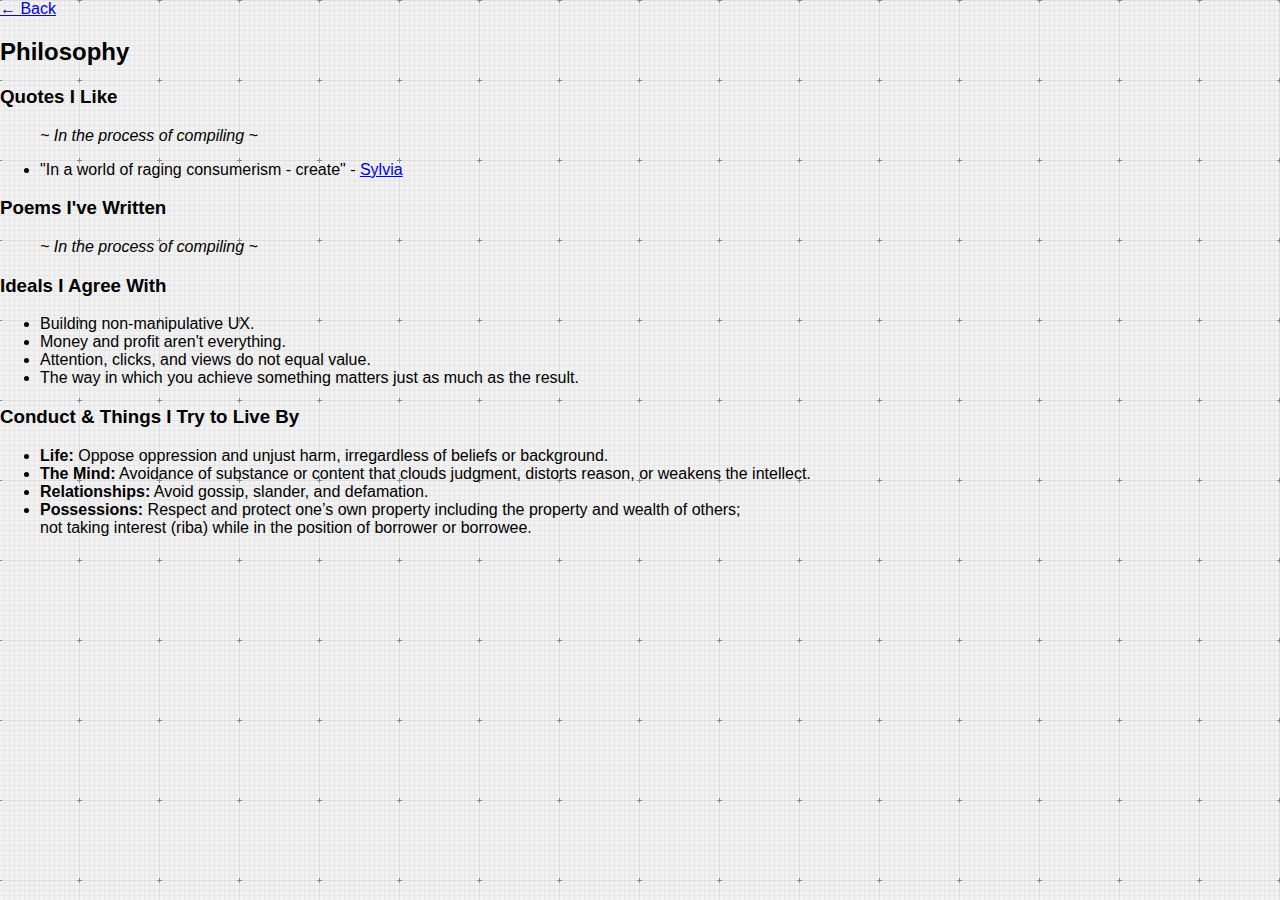
<file: philosophy.html>
<!DOCTYPE html>
<html lang="en">
<head>
    <title>Philosophy</title>
    <link rel="stylesheet" href="styles.css">
</head>
<body> 
    <a href="lobby.html" class="backButton">← Back</a>
    <h2>Philosophy</h2>

    <h3>Quotes I Like</h3>
    <ul>
        <p><i>~ In the process of compiling ~</i></p>
        <li>"In a world of raging consumerism - create" - <a href="https://www.youtube.com/@sylviaoutdoors">Sylvia</a></li>
    </ul>

    <h3>Poems I've Written</h3>
    <ul>
        <p><i>~ In the process of compiling ~</i></p>
    </ul>

    <h3>Ideals I Agree With</h3>
    <ul>
        <li>Building non-manipulative UX.</li>
        <li>Money and profit aren't everything.</li>
        <li>Attention, clicks, and views do not equal value.</li>
        <li>The way in which you achieve something matters just as much as the result.</li>
    </ul>

    <h3>Conduct & Things I Try to Live By</h3>
    <ul class="conduct-list">
        <li><b>Life:</b> Oppose oppression and unjust harm, irregardless of beliefs or background.</li>
        <li><b>The Mind:</b> Avoidance of substance or content that clouds judgment, distorts reason, or weakens the intellect.</li>
        <li><b>Relationships:</b> Avoid gossip, slander, and defamation.</li>
        <li><b>Possessions:</b> Respect and protect one’s own property including the property and wealth of others; <br>not taking interest (riba) while in the position of borrower or borrowee.</li>
    </ul>
</body>
</html>
</file>
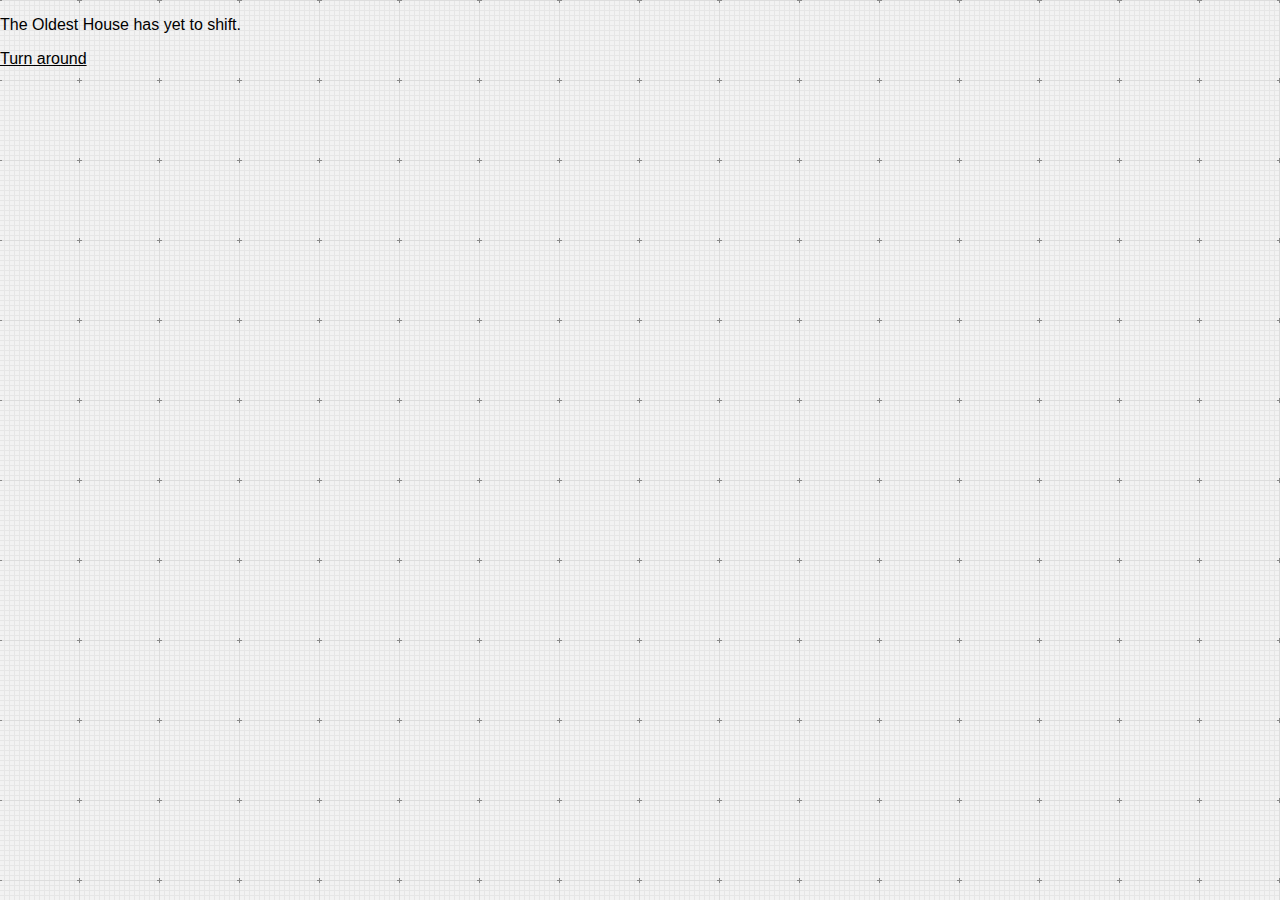
<file: placeholder.html>
<!DOCTYPE html>
<html lang="en">
<head>
    <title>Wall</title>
    <link rel="stylesheet" href="styles.css">
    <link rel="icon" href="Assets/theOldestHouse.ico">
</head>
<body>
    <div class="placeholderText">
        <p>The Oldest House has yet to shift.</p>
        <p><a style="color: black;" href="lobby.html">Turn around</a></p>
    </div>
</body>
</html>
</file>
<file: css/c6c441df00f8792b.css>
/* --- This file is auto-generated. Do not edit directly. --- */

._1g7cavt,
:root {
  --_12lb33o: 1;
  --_oxggx0: 0;
  --_n1pq26: 0.125rem;
  --_19zu66d: 0.25rem;
  --_1r5yska: 0.375rem;
  --_q4qsad: 0.5rem;
  --_1kjrj2s: 0.625rem;
  --_xquwnp: 0.75rem;
  --_quxd5w: 0.875rem;
  --_15w5655: 1rem;
  --_1fb4egq: 1.25rem;
  --_1rzdfd0: 1.5rem;
  --_110263n: 1.75rem;
  --_syxtcs: 2rem;
  --_1n8fm8v: 2.25rem;
  --_ovf26h: 2.5rem;
  --_1g0yplf: 2.75rem;
  --_cwystp: 3rem;
  --_172tgvf: 3.5rem;
  --_lhlny1: 4rem;
  --_uqotb7: 5rem;
  --_e8ulws: 6rem;
  --_1a9kock: 7rem;
  --_huafyj: 8rem;
  --_1dsf1t4: 9rem;
  --_31lj87: 10rem;
  --_9l2aye: 11rem;
  --_q3g56q: 12rem;
  --_6puuaf: 13rem;
  --_mc8wau: 14rem;
  --_14lf3xy: 15rem;
  --_eqjg02: 16rem;
  --_1axez3q: 18rem;
  --_1gvtpuh: 20rem;
  --_if4737: 24rem;
}
._o4rpik,
:root {
  --_13c386x: oklch(1 0.003 233.66);
  --_wtsmwy: oklch(0.99 0.003 233.66);
  --_18umji3: oklch(0.97 0.005 233.66);
  --_npirde: oklch(0.93 0.007 233.66);
  --_ezs4l0: oklch(0.87 0.009 233.66);
  --_1ii55rm: oklch(0.72 0.011 233.66);
  --_h2zlvv: oklch(0.55 0.013 233.66);
  --_rq3zx2: oklch(0.44 0.015 233.66);
  --_m2u2fr: oklch(0.37 0.017 233.66);
  --_1ak5qdo: oklch(0.28 0.019 233.66);
  --_1ir89a3: oklch(0.22 0.021 233.66);
  --_1s5zvzj: oklch(0.15 0.023 233.66);
  --_1msxihx: oklch(0 0.03 233.66);
  --_1k7vdaz: oklch(0.99 0.02 239.11);
  --_90myg7: oklch(0.93 0.06 239.11);
  --_jaen6f: oklch(0.87 0.11 239.11);
  --_rhqo1l: oklch(0.8 0.16 239.11);
  --_3131pe: oklch(0.73 0.2 239.11);
  --_bftlz1: oklch(0.66 0.23 239.11);
  --_xaf6gp: oklch(0.58 0.21 239.11);
  --_1dwjgfv: oklch(0.5 0.19 239.11);
  --_1osvor4: oklch(0.42 0.17 239.11);
  --_huri4u: oklch(0.33 0.15 239.11);
  --_j47xqx: oklch(0.24 0.13 239.11);
  --_hcoibp: oklch(0.99 0.02 163.87);
  --_9vuxbm: oklch(0.96 0.06 163.87);
  --_18bvd6n: oklch(0.92 0.11 163.87);
  --_11pghb5: oklch(0.87 0.16 163.87);
  --_1sms6z9: oklch(0.81 0.2 163.87);
  --_1xhe5k1: oklch(0.75 0.23 163.87);
  --_lql1ok: oklch(0.67 0.21 163.87);
  --_iop8of: oklch(0.58 0.19 163.87);
  --_1f2d8e7: oklch(0.48 0.17 163.87);
  --_tlgbko: oklch(0.36 0.15 163.87);
  --_lcnvdl: oklch(0.23 0.13 163.87);
  --_1c4ie4g: oklch(0.99 0.02 3.14);
  --_1rfajht: oklch(0.94 0.06 3.14);
  --_daaisb: oklch(0.89 0.11 3.14);
  --_iofj5a: oklch(0.84 0.16 3.14);
  --_16batj8: oklch(0.78 0.2 3.14);
  --_kxhwpm: oklch(0.71 0.23 3.14);
  --_1rzkl7v: oklch(0.63 0.21 3.14);
  --_iedckg: oklch(0.55 0.19 3.14);
  --_12i1d0f: oklch(0.45 0.17 3.14);
  --_5x7hvk: oklch(0.35 0.15 3.14);
  --_h9tss3: oklch(0.23 0.13 3.14);
  --_1qppf5e: oklch(0.99 0.02 49.02);
  --_17j1wmp: oklch(0.96 0.06 49.02);
  --_me0uel: oklch(0.93 0.11 49.02);
  --_fd22tk: oklch(0.88 0.16 49.02);
  --_18xksc8: oklch(0.83 0.2 49.02);
  --_msiia7: oklch(0.76 0.23 49.02);
  --_1l0ap9o: oklch(0.68 0.21 49.02);
  --_ily57j: oklch(0.59 0.19 49.02);
  --_z2w8zo: oklch(0.49 0.17 49.02);
  --_fkfyjh: oklch(0.37 0.15 49.02);
  --_wywrez: oklch(0.23 0.13 49.02);
  --_kc7h4e: oklch(0.99 0.02 330.37);
  --_s5ybzj: oklch(0.93 0.06 330.37);
  --_1g8cjr6: oklch(0.87 0.11 330.37);
  --_1mc72vc: oklch(0.81 0.16 330.37);
  --_q972fr: oklch(0.74 0.2 330.37);
  --_y16zqq: oklch(0.67 0.23 330.37);
  --_y1kmxc: oklch(0.59 0.21 330.37);
  --_1qcykk2: oklch(0.51 0.19 330.37);
  --_12np6z6: oklch(0.43 0.17 330.37);
  --_1m10p81: oklch(0.33 0.15 330.37);
  --_1r6ti2g: oklch(0.24 0.13 330.37);
  --_5hugef: oklch(0.99 0.02 286.87863311956795);
  --_be4sor: oklch(0.92 0.06 286.87863311956795);
  --_1hk7i9c: oklch(0.84 0.11 286.87863311956795);
  --_15r38sm: oklch(0.77 0.16 286.87863311956795);
  --_162913t: oklch(0.7 0.2 286.87863311956795);
  --_jtp1ro: oklch(0.62 0.23 286.87863311956795);
  --_16a03cu: oklch(0.55 0.21 286.87863311956795);
  --_1ev5zmz: oklch(0.47 0.19 286.87863311956795);
  --_ae97zc: oklch(0.39 0.17 286.87863311956795);
  --_1qbtt20: oklch(0.32 0.15 286.87863311956795);
  --_ij1qe: oklch(0.24 0.13 286.87863311956795);
  --_1hyv35n: oklch(0.99 0.02 25.46);
  --_1psh954: oklch(0.95 0.06 25.46);
  --_5y8xo0: oklch(0.91 0.11 25.46);
  --_v5ka02: oklch(0.86 0.16 25.46);
  --_7tvf3e: oklch(0.8 0.2 25.46);
  --_g76jbu: oklch(0.73 0.23 25.46);
  --_ggrhpx: oklch(0.66 0.21 25.46);
  --_17ahwrc: oklch(0.57 0.19 25.46);
  --_1316tep: oklch(0.47 0.17 25.46);
  --_xjdkt9: oklch(0.36 0.15 25.46);
  --_1fxde3c: oklch(0.23 0.13 25.46);
  --_1oynho8: oklch(0.99 0.02 197.32);
  --_1kffnze: oklch(0.94 0.06 197.32);
  --_ptq1oz: oklch(0.89 0.11 197.32);
  --_1yr566m: oklch(0.84 0.16 197.32);
  --_1ysd0b4: oklch(0.78 0.2 197.32);
  --_1ynlwks: oklch(0.71 0.23 197.32);
  --_oarwqk: oklch(0.63 0.21 197.32);
  --_1y30cqg: oklch(0.55 0.19 197.32);
  --_sbs0co: oklch(0.45 0.17 197.32);
  --_1i0smsg: oklch(0.35 0.15 197.32);
  --_17otp0j: oklch(0.23 0.13 197.32);
  --_13el1eb: oklch(0.99 0.02 93.14584884079518);
  --_73y30i: oklch(0.98 0.06 93.14584884079518);
  --_x5ejru: oklch(0.95 0.11 93.14584884079518);
  --_8sutk0: oklch(0.92 0.16 93.14584884079518);
  --_5vdzjl: oklch(0.87 0.2 93.14584884079518);
  --_iwgzku: oklch(0.81 0.23 93.14584884079518);
  --_1x6j72l: oklch(0.73 0.21 93.14584884079518);
  --_10ktfnr: oklch(0.64 0.19 93.14584884079518);
  --_16z2oku: oklch(0.52 0.17 93.14584884079518);
  --_uugi6w: oklch(0.38 0.15 93.14584884079518);
  --_14sbsip: oklch(0.23 0.13 93.14584884079518);
}
._1moy4tr,
:root {
  --_13y7xq2: auto;
  --_1kq4qub: 24rem;
  --_6qhfkr: 20rem;
  --_15vnzqn: 18rem;
  --_85fe2i: 16rem;
  --_zf5gp3: 15rem;
  --_11rpvpw: 14rem;
  --_1a7z5rs: 13rem;
  --_1icwhx7: 12rem;
  --_hpspaq: 11rem;
  --_zboxqp: 10rem;
  --_9xtn30: 9rem;
  --_yq489x: 8rem;
  --_1hjctb1: 7rem;
  --_nmyiah: 6rem;
  --_14g6ybv: 5rem;
  --_2uey89: 4rem;
  --_8yn7ty: 3.5rem;
  --_1e8q01c: 3rem;
  --_rfizpn: 2.75rem;
  --_dq6llc: 2.5rem;
  --_7ryvuu: 2.25rem;
  --_elfai7: 2rem;
  --_1wp6xu1: 1.75rem;
  --_wvvty5: 1.5rem;
  --_dmj18i: 1.25rem;
  --_1a25c78: 1rem;
  --_11tlu4b: 0.875rem;
  --_dre1wd: 0.75rem;
  --_yuv681: 0.625rem;
  --_10ipzr9: 0.5rem;
  --_k7cvfb: 0.375rem;
  --_6i5z6l: 0.25rem;
  --_1q5klkr: 0.125rem;
  --_1oik7rl: 0;
  --_1cjn0zi: 1;
  --_csetqt: 50%;
  --_9ne29x: 33.333333%;
  --_8f71pd: 66.666667%;
  --_1xg7tz5: 25%;
  --_gihyox: 50%;
  --_221952: 75%;
  --_1ku52gd: 20%;
  --_qtwiqn: 40%;
  --_axdc9f: 60%;
  --_1bbuirs: 80%;
  --_cg9abw: 16.666667%;
  --_zoazn6: 33.333333%;
  --_2lsslh: 50%;
  --_1j8t4w7: 66.666667%;
  --_s1kpbn: 83.333333%;
  --_1unatm: 100%;
  --_xdf6s6: 100vh;
  --_901mlc: min-content;
  --_k3m7ro: max-content;
  --_1tzxxod: fit-content;
}
._x55r74,
:root {
  --_1awxgfn: auto;
  --_h1hkhm: 24rem;
  --_bv8csq: 20rem;
  --_1hqht8r: 18rem;
  --_oeiov5: 16rem;
  --_qrt6ic: 15rem;
  --_1321jw5: 14rem;
  --_wc8nps: 13rem;
  --_1c4kge5: 12rem;
  --_skviiz: 11rem;
  --_evt7b4: 10rem;
  --_rpcx95: 9rem;
  --_1s2mdmt: 8rem;
  --_1l03dxg: 7rem;
  --_uomdv2: 6rem;
  --_8asqz3: 5rem;
  --_1rrfdc5: 4rem;
  --_12j3hl8: 3.5rem;
  --_aikxct: 3rem;
  --_1oh81iv: 2.75rem;
  --_bxqbul: 2.5rem;
  --_1wsaxq0: 2.25rem;
  --_oiovdb: 2rem;
  --_w2rozx: 1.75rem;
  --_92v0q8: 1.5rem;
  --_ujuanw: 1.25rem;
  --_1lbbd9s: 1rem;
  --_xpz8tr: 0.875rem;
  --_1krdugq: 0.75rem;
  --_6eebp0: 0.625rem;
  --_1qld8lr: 0.5rem;
  --_v6gszm: 0.375rem;
  --_92yna5: 0.25rem;
  --_13qid6r: 0.125rem;
  --_ewzad2: 0;
  --_t7ir3z: 1;
  --_1i97rgp: 50%;
  --_1y91wsx: 33.333333%;
  --_1bn5kp3: 66.666667%;
  --_jp7nnl: 25%;
  --_wh17fz: 50%;
  --_1r21prt: 75%;
  --_1agym57: 20%;
  --_1eef36k: 40%;
  --_1txhdg3: 60%;
  --_lb787x: 80%;
  --_jhchwo: 16.666667%;
  --_b4934p: 33.333333%;
  --_o7pgvz: 50%;
  --_16j1w9k: 66.666667%;
  --_5b8anr: 83.333333%;
  --_u7ip1z: 8.333333%;
  --_4u2c0t: 16.666667%;
  --_nedh4w: 25%;
  --_iytzt2: 33.333333%;
  --_o0wbtp: 41.666667%;
  --_15med1p: 50%;
  --_kpz2gi: 58.333333%;
  --_1v6ncaz: 66.666667%;
  --_2z7gui: 75%;
  --_19mwpri: 83.333333%;
  --_1t0gigk: 91.666667%;
  --_1llq2hb: 100%;
  --_1vhypct: 100vw;
  --_1m7frgk: min-content;
  --_1wugodl: max-content;
  --_1bk3053: fit-content;
}
._zboicx,
:root {
  --_1g6854u: 640;
  --_2r7c3: 768;
  --_1nppefc: 1024;
  --_1mb90h6: 1280;
  --_wgrcg: 1536;
}
._gkg2yr,
:root {
  --_1hu76wx: 0px;
  --_15om598: 1px;
  --_1pmq41u: 2px;
  --_kd9pmj: 4px;
  --_em3vcn: 8px;
}
._tq8l8v,
:root {
  --_1i3bbei: 0px;
  --_1vaw69y: 100%;
  --_rce8a9: 100vh;
  --_1f0b20q: min-content;
  --_rmzihc: max-content;
  --_1412b6m: fit-content;
}
._1c8z4tj,
:root {
  --_1ms8bvp: 100;
  --_1ytisj7: 200;
  --_1kzyyao: 300;
  --_144t8z3: 400;
  --_11lnz07: 500;
  --_r03shp: 600;
  --_m1jxiv: 700;
  --_16qynkx: 800;
  --_q3943h: 900;
}
._3qbcc7,
:root {
  --_1qw5a1e: 24rem;
  --_1rd1gqv: 20rem;
  --_1kvce5v: 18rem;
  --_1mcal52: 16rem;
  --_gd1x17: 15rem;
  --_11rjc08: 14rem;
  --_mu5lrx: 13rem;
  --_a7dc84: 12rem;
  --_1ri1scj: 11rem;
  --_35fuqr: 10rem;
  --_woqgh7: 9rem;
  --_1b633yo: 8rem;
  --_xkecv9: 7rem;
  --_1d2djau: 6rem;
  --_1vpyaeq: 5rem;
  --_1uqrcu8: 4rem;
  --_111yc3j: 3.5rem;
  --_njwzxn: 3rem;
  --_hh28dx: 2.75rem;
  --_1158dxd: 2.5rem;
  --_iqnwew: 2.25rem;
  --_1vawhxz: 2rem;
  --_1u9xdt2: 1.75rem;
  --_k0r39x: 1.5rem;
  --_e7b0ek: 1.25rem;
  --_vmjvoi: 1rem;
  --_hhj6jb: 0.875rem;
  --_1a5dexk: 0.75rem;
  --_15xtn6e: 0.625rem;
  --_1gih0mb: 0.5rem;
  --_1azjnd9: 0.375rem;
  --_fufoaj: 0.25rem;
  --_1afx0v1: 0.125rem;
  --_1eafw09: 0;
  --_vy720u: 1;
  --_l9677: 100%;
  --_1vgsht4: 100vh;
  --_3hvyfs: min-content;
  --_mv13u4: max-content;
  --_281hm2: fit-content;
}
._108bql7,
:root {
  --_1t62wde: 0.75rem;
  --_1w42bi0: 0.875rem;
  --_1nywcrj: 1rem;
  --_ayrqvg: 1.125rem;
  --_f7i9qv: 1.25rem;
  --_13t81kk: 1.5rem;
  --_18girwe: 1.875rem;
  --_epoz5a: 2.25rem;
  --_t90tav: 3rem;
  --_1gu5wcf: 3.75rem;
  --_13cjt49: 4.5rem;
  --_qwcini: 6rem;
  --_1q91uf9: 8rem;
}
._2xtpsn,
:root {
  --_1ubu7so: 1;
  --_ljb7gt: 1.25;
  --_n19zhi: 1.375;
  --_zc8edr: 1.5;
  --_bct6ko: 1.625;
  --_ng5zjz: 2;
  --_1js2db7: 0.75rem;
  --_1am3l3q: 1rem;
  --_1u9kksd: 1.25rem;
  --_uvpl71: 1.5rem;
  --_2hgevp: 1.75rem;
  --_u0sm41: 2rem;
  --_pw0tyo: 2.25rem;
  --_tukqau: 2.5rem;
}
._lu188v,
:root {
  --_1w4nqac: 0px;
  --_1u495ly: 100%;
  --_kbbewf: min-content;
  --_8g5rgr: max-content;
  --_1mvy57: fit-content;
}
._xinen5,
:root {
  --_2noc2p: none;
  --_1klmn61: 0rem;
  --_17s23ks: 20rem;
  --_vgq227: 24rem;
  --_1jeoz2e: 28rem;
  --_1j2znxm: 32rem;
  --_1ak142o: 36rem;
  --_1791c2f: 100%;
  --_ed0nsf: 42rem;
  --_21ct5c: 48rem;
  --_1qlpnig: 56rem;
  --_1fci7w6: 64rem;
  --_8ykndo: 72rem;
  --_13u0u2r: 80rem;
  --_1pcfo8y: min-content;
  --_crqknp: max-content;
  --_1wuzwf8: fit-content;
  --_11mz830: 65ch;
}
._1hoxyn,
:root {
  --_debnhq: 0;
  --_19eekea: 0.125rem;
  --_e99w63: 0.25rem;
  --_14274w: 0.375rem;
  --_1i104ca: 0.5rem;
  --_1xt10dy: 0.75rem;
  --_ynn0sf: 1rem;
  --_bklk9e: 1.5rem;
  --_les0z8: 9999px;
}
._15qyjd4,
:root {
  --_j08tn0: inherit;
  --_1ykqztv: currentColor;
  --_1vw2lkr: transparent;
  --_1rulfgr: #000;
  --_e7vq63: #fff;
  --_1hsi7i1: var(--_13c386x);
  --_tnwyjx: var(--_wtsmwy);
  --_1057p5y: var(--_18umji3);
  --_8y945n: var(--_npirde);
  --_1jr5mu3: var(--_ezs4l0);
  --_o3mbkl: var(--_1ii55rm);
  --_1m78i7q: var(--_h2zlvv);
  --_m09s7l: var(--_rq3zx2);
  --_11d15me: var(--_m2u2fr);
  --_1ggv5op: var(--_1ak5qdo);
  --_1ni1213: var(--_1ir89a3);
  --_pnkjs3: var(--_1s5zvzj);
  --_607a2x: var(--_1msxihx);
  --_1md5ayi: var(--_1k7vdaz);
  --_1npcwf4: var(--_90myg7);
  --_1ohg1z9: var(--_jaen6f);
  --_a7vft2: var(--_rhqo1l);
  --_1qgllcr: var(--_3131pe);
  --_mfom0p: var(--_bftlz1);
  --_10ze0ep: var(--_xaf6gp);
  --_1dlbm4u: var(--_1dwjgfv);
  --_4g2n0j: var(--_1osvor4);
  --_1uklyr6: var(--_huri4u);
  --_jeun00: var(--_j47xqx);
  --_1popxn5: var(--_hcoibp);
  --_thwgnx: var(--_9vuxbm);
  --_17f5imp: var(--_18bvd6n);
  --_8clxwq: var(--_11pghb5);
  --_w1p8oo: var(--_1sms6z9);
  --_ezgd83: var(--_1xhe5k1);
  --_1hvxhju: var(--_lql1ok);
  --_1dfhuh2: var(--_iop8of);
  --_10jrelr: var(--_1f2d8e7);
  --_etwscj: var(--_tlgbko);
  --_1grsvln: var(--_lcnvdl);
  --_12xrpot: var(--_1c4ie4g);
  --_g7uvua: var(--_1rfajht);
  --_qz5hbc: var(--_daaisb);
  --_b4m8by: var(--_iofj5a);
  --_1lodmcp: var(--_16batj8);
  --_pwz48n: var(--_kxhwpm);
  --_1s3vp4o: var(--_1rzkl7v);
  --_5k0ek: var(--_iedckg);
  --_9272ez: var(--_12i1d0f);
  --_sv668q: var(--_5x7hvk);
  --_1qpatjx: var(--_h9tss3);
  --_1jef16h: var(--_1qppf5e);
  --_1wfz6uz: var(--_17j1wmp);
  --_u6a8ol: var(--_me0uel);
  --_1h3j32m: var(--_fd22tk);
  --_1jpuodm: var(--_18xksc8);
  --_1dra4vn: var(--_msiia7);
  --_1jj745f: var(--_1l0ap9o);
  --_1ttwmxo: var(--_ily57j);
  --_w2u8oy: var(--_z2w8zo);
  --_nanvje: var(--_fkfyjh);
  --_pralc4: var(--_wywrez);
  --_nh401r: var(--_kc7h4e);
  --_gcjpy0: var(--_s5ybzj);
  --_5mq4px: var(--_1g8cjr6);
  --_1x0stsk: var(--_1mc72vc);
  --_1jg38aa: var(--_q972fr);
  --_kkcydq: var(--_y16zqq);
  --_2v9py1: var(--_y1kmxc);
  --_ih1e60: var(--_1qcykk2);
  --_2ubxel: var(--_12np6z6);
  --_to0kda: var(--_1m10p81);
  --_n3xklk: var(--_1r6ti2g);
  --_nius1r: var(--_5hugef);
  --_m1mg2r: var(--_be4sor);
  --_1jm0lia: var(--_1hk7i9c);
  --_10y6b8g: var(--_15r38sm);
  --_n8mlsr: var(--_162913t);
  --_y2slyk: var(--_jtp1ro);
  --_eyv7h4: var(--_16a03cu);
  --_7lwn2b: var(--_1ev5zmz);
  --_1kas79h: var(--_ae97zc);
  --_1e118db: var(--_1qbtt20);
  --_280so4: var(--_ij1qe);
  --_1lfa0ws: var(--_1hyv35n);
  --_1p5ilvu: var(--_1psh954);
  --_v0catp: var(--_5y8xo0);
  --_1lw0iqv: var(--_v5ka02);
  --_suvpz3: var(--_7tvf3e);
  --_ckpqia: var(--_g76jbu);
  --_bl1e1m: var(--_ggrhpx);
  --_1q8e7x8: var(--_17ahwrc);
  --_qtzbcg: var(--_1316tep);
  --_hjgghk: var(--_xjdkt9);
  --_c572lp: var(--_1fxde3c);
  --_1rdikll: var(--_1oynho8);
  --_x4vpbp: var(--_1kffnze);
  --_12h7hyp: var(--_ptq1oz);
  --_jc55ey: var(--_1yr566m);
  --_149yp9q: var(--_1ysd0b4);
  --_287cql: var(--_1ynlwks);
  --_1s1w5ws: var(--_oarwqk);
  --_h4jrv2: var(--_1y30cqg);
  --_1n2ddef: var(--_sbs0co);
  --_584ya7: var(--_1i0smsg);
  --_1i59558: var(--_17otp0j);
  --_hkvqhr: var(--_13el1eb);
  --_709ivq: var(--_73y30i);
  --_kvibic: var(--_x5ejru);
  --_19hwait: var(--_8sutk0);
  --_roq5yb: var(--_5vdzjl);
  --_eveu37: var(--_iwgzku);
  --_1w0gqtl: var(--_1x6j72l);
  --_ihtsfg: var(--_10ktfnr);
  --_tm4gno: var(--_16z2oku);
  --_h4puri: var(--_uugi6w);
  --_zbat5z: var(--_14sbsip);
}
._r9sagj,
:root {
  --_jmbghm: var(--font-sans);
  --_11bj2t8: var(--font-serif);
  --_zxchhs: var(--font-mono);
}
@media (prefers-color-scheme: dark) {
  ._15qyjd4,
  :root {
    --_1hsi7i1: var(--_1msxihx);
    --_tnwyjx: var(--_1s5zvzj);
    --_1057p5y: var(--_1ir89a3);
    --_8y945n: var(--_1ak5qdo);
    --_1jr5mu3: var(--_m2u2fr);
    --_o3mbkl: var(--_rq3zx2);
    --_m09s7l: var(--_1ii55rm);
    --_11d15me: var(--_ezs4l0);
    --_1ggv5op: var(--_npirde);
    --_1ni1213: var(--_18umji3);
    --_pnkjs3: var(--_wtsmwy);
    --_607a2x: var(--_13c386x);
    --_1md5ayi: var(--_j47xqx);
    --_1npcwf4: var(--_huri4u);
    --_1ohg1z9: var(--_1osvor4);
    --_a7vft2: var(--_1dwjgfv);
    --_1qgllcr: var(--_xaf6gp);
    --_10ze0ep: var(--_3131pe);
    --_1dlbm4u: var(--_rhqo1l);
    --_4g2n0j: var(--_jaen6f);
    --_1uklyr6: var(--_90myg7);
    --_jeun00: var(--_1k7vdaz);
    --_1popxn5: var(--_lcnvdl);
    --_thwgnx: var(--_tlgbko);
    --_17f5imp: var(--_1f2d8e7);
    --_8clxwq: var(--_iop8of);
    --_w1p8oo: var(--_lql1ok);
    --_1hvxhju: var(--_1sms6z9);
    --_1dfhuh2: var(--_11pghb5);
    --_10jrelr: var(--_18bvd6n);
    --_etwscj: var(--_9vuxbm);
    --_1grsvln: var(--_hcoibp);
    --_12xrpot: var(--_h9tss3);
    --_g7uvua: var(--_5x7hvk);
    --_qz5hbc: var(--_12i1d0f);
    --_b4m8by: var(--_iedckg);
    --_1lodmcp: var(--_1rzkl7v);
    --_1s3vp4o: var(--_16batj8);
    --_5k0ek: var(--_iofj5a);
    --_9272ez: var(--_daaisb);
    --_sv668q: var(--_1rfajht);
    --_1qpatjx: var(--_1c4ie4g);
    --_1jef16h: var(--_wywrez);
    --_1wfz6uz: var(--_fkfyjh);
    --_u6a8ol: var(--_z2w8zo);
    --_1h3j32m: var(--_ily57j);
    --_1jpuodm: var(--_1l0ap9o);
    --_1jj745f: var(--_18xksc8);
    --_1ttwmxo: var(--_fd22tk);
    --_w2u8oy: var(--_me0uel);
    --_nanvje: var(--_17j1wmp);
    --_pralc4: var(--_1qppf5e);
    --_nh401r: var(--_1r6ti2g);
    --_gcjpy0: var(--_1m10p81);
    --_5mq4px: var(--_12np6z6);
    --_1x0stsk: var(--_1qcykk2);
    --_1jg38aa: var(--_y1kmxc);
    --_2v9py1: var(--_q972fr);
    --_ih1e60: var(--_1mc72vc);
    --_2ubxel: var(--_1g8cjr6);
    --_to0kda: var(--_s5ybzj);
    --_n3xklk: var(--_kc7h4e);
    --_nius1r: var(--_ij1qe);
    --_m1mg2r: var(--_1qbtt20);
    --_1jm0lia: var(--_ae97zc);
    --_10y6b8g: var(--_1ev5zmz);
    --_n8mlsr: var(--_16a03cu);
    --_eyv7h4: var(--_162913t);
    --_7lwn2b: var(--_15r38sm);
    --_1kas79h: var(--_1hk7i9c);
    --_1e118db: var(--_be4sor);
    --_280so4: var(--_5hugef);
    --_1lfa0ws: var(--_1fxde3c);
    --_1p5ilvu: var(--_xjdkt9);
    --_v0catp: var(--_1316tep);
    --_1lw0iqv: var(--_17ahwrc);
    --_suvpz3: var(--_ggrhpx);
    --_bl1e1m: var(--_7tvf3e);
    --_1q8e7x8: var(--_v5ka02);
    --_qtzbcg: var(--_5y8xo0);
    --_hjgghk: var(--_1psh954);
    --_c572lp: var(--_1hyv35n);
    --_1rdikll: var(--_17otp0j);
    --_x4vpbp: var(--_1i0smsg);
    --_12h7hyp: var(--_sbs0co);
    --_jc55ey: var(--_1y30cqg);
    --_149yp9q: var(--_oarwqk);
    --_1s1w5ws: var(--_1ysd0b4);
    --_h4jrv2: var(--_1yr566m);
    --_1n2ddef: var(--_ptq1oz);
    --_584ya7: var(--_1kffnze);
    --_1i59558: var(--_1oynho8);
    --_hkvqhr: var(--_14sbsip);
    --_709ivq: var(--_uugi6w);
    --_kvibic: var(--_16z2oku);
    --_19hwait: var(--_10ktfnr);
    --_roq5yb: var(--_1x6j72l);
    --_1w0gqtl: var(--_5vdzjl);
    --_ihtsfg: var(--_8sutk0);
    --_tm4gno: var(--_x5ejru);
    --_h4puri: var(--_73y30i);
    --_zbat5z: var(--_13el1eb);
  }
}
._1aiwd56:not(#\#) {
  background: var(--_tnwyjx);
}
._1uqo70e:not(#\#) {
  margin: var(--_15w5655);
}
._1tamke2:not(#\#) {
  padding: 16px;
}
._1uz70x1:not(#\#) {
  padding: 1rem;
}
._bym6vc:not(#\#) {
  padding: var(--_15w5655);
}
._kc29yu:not(#\#) {
  padding: var(--_1rzdfd0);
}
._yfgc5f:not(#\#) {
  padding: var(--_n1pq26);
}
._24b4sg:not(#\#) {
  padding: var(--_q4qsad);
}
._fttvmh:not(#\#) {
  padding: var(--_xquwnp);
}
._1s5ycuz:not(#\#):not(#\#) {
  border-color: var(--_1dra4vn);
}
._19znd3b:not(#\#):not(#\#) {
  border-color: var(--_1jr5mu3);
}
._haw51k:not(#\#):not(#\#) {
  border-color: var(--_1m78i7q);
}
._14n8y9v:not(#\#):not(#\#) {
  border-color: var(--_1ykqztv);
}
._rsfsmv:not(#\#):not(#\#) {
  border-color: var(--_8y945n);
}
._1ywg7vv:not(#\#):not(#\#) {
  border-color: var(--_ezgd83);
}
._nwiwbs:not(#\#):not(#\#) {
  border-color: var(--_mfom0p);
}
._x20hqb:not(#\#):not(#\#) {
  border-radius: 2rem;
}
._1udczc9:not(#\#):not(#\#) {
  border-radius: var(--_14274w);
}
._d9au3t:not(#\#):not(#\#) {
  border-radius: var(--_15w5655);
}
._5xig83:not(#\#):not(#\#) {
  border-radius: var(--_19eekea);
}
._d1cf49:not(#\#):not(#\#) {
  border-radius: var(--_1i104ca);
}
._1t7arot:not(#\#):not(#\#) {
  border-radius: var(--_1xt10dy);
}
._1tysv70:not(#\#):not(#\#) {
  border-radius: var(--_e99w63);
}
._s4c7im:not(#\#):not(#\#) {
  border-radius: var(--_les0z8);
}
._1rl8plu:not(#\#):not(#\#) {
  border-radius: var(--_ynn0sf);
}
._bsl7fq:not(#\#):not(#\#) {
  border-style: dashed;
}
._1y0btm7:not(#\#):not(#\#) {
  border-style: solid;
}
._mkeg23:not(#\#):not(#\#) {
  border-width: 1px;
}
._10jlwac:not(#\#):not(#\#) {
  border-width: var(--_15om598);
}
._1ntrvgp:not(#\#):not(#\#) {
  border-width: var(--_1pmq41u);
}
._15mn4s8:not(#\#):not(#\#) {
  flex: 0 0 calc(33.33% - 1rem);
}
._13z6uf9:not(#\#):not(#\#) {
  gap: 0.5rem;
}
._1v2ro7d:not(#\#):not(#\#) {
  gap: 12px;
}
._8fetqu:not(#\#):not(#\#) {
  gap: 1rem;
}
._17d4w8g:not(#\#):not(#\#) {
  gap: 6px;
}
._1vyn41t:not(#\#):not(#\#) {
  gap: var(--_15w5655);
}
._1gj3iac:not(#\#):not(#\#) {
  gap: var(--_19zu66d);
}
._18i4bch:not(#\#):not(#\#) {
  gap: var(--_1r5yska);
}
._1y3zzaz:not(#\#):not(#\#) {
  gap: var(--_q4qsad);
}
._ixhlqf:not(#\#):not(#\#) {
  gap: var(--_xquwnp);
}
._10no89f:not(#\#):not(#\#) {
  inset-block: 0;
}
._vueqy4:not(#\#):not(#\#) {
  margin-inline: auto;
}
._pqud8m:not(#\#):not(#\#) {
  margin-inline: var(--_xquwnp);
}
._7giv3:not(#\#):not(#\#) {
  overflow: clip;
}
._b3r6kr:not(#\#):not(#\#) {
  overflow: hidden;
}
._1erunau:not(#\#):not(#\#) {
  padding-block: var(--_15w5655);
}
._1p46wwl:not(#\#):not(#\#) {
  padding-block: var(--_19zu66d);
}
._p4jin:not(#\#):not(#\#) {
  padding-block: var(--_1kjrj2s);
}
._sk8xyx:not(#\#):not(#\#) {
  padding-block: var(--_n1pq26);
}
._1jx362j:not(#\#):not(#\#) {
  padding-inline: var(--_15w5655);
}
._gjiipu:not(#\#):not(#\#) {
  padding-inline: var(--_19zu66d);
}
._i8ond5:not(#\#):not(#\#) {
  padding-inline: var(--_q4qsad);
}
._vswcwn:not(#\#):not(#\#) {
  padding-inline: var(--_xquwnp);
}
._1bvjpef:not(#\#):not(#\#),
._t0b8zv:hover:not(#\#):not(#\#) {
  text-decoration: underline;
}
._6s0dn4:not(#\#):not(#\#):not(#\#) {
  align-items: center;
}
._amitd3:not(#\#):not(#\#):not(#\#) {
  align-self: center;
}
._1y5e3q9:not(#\#):not(#\#):not(#\#) {
  aspect-ratio: 1/1;
}
._hwku2h:not(#\#):not(#\#):not(#\#) {
  background-blend-mode: luminosity;
}
._twfq29:not(#\#):not(#\#):not(#\#) {
  background-color: currentColor;
}
._dkvpsi:not(#\#):not(#\#):not(#\#) {
  background-color: var(--_1057p5y);
}
._7rvv0t:not(#\#):not(#\#):not(#\#) {
  background-color: var(--_1hsi7i1);
}
._scib78:not(#\#):not(#\#):not(#\#) {
  background-color: var(--_1jr5mu3);
}
._3qo8mc:not(#\#):not(#\#):not(#\#) {
  background-color: var(--_1ohg1z9);
}
._nr9qzq:not(#\#):not(#\#):not(#\#) {
  background-color: var(--_8y945n);
}
._13q6wp:not(#\#):not(#\#):not(#\#) {
  background-color: var(--_tnwyjx);
}
._14xvm6d:not(#\#):not(#\#):not(#\#) {
  border-inline-start-color: var(--_8y945n);
}
._1t7ytsu:not(#\#):not(#\#):not(#\#) {
  border-inline-start-style: solid;
}
._pilrb4:not(#\#):not(#\#):not(#\#) {
  border-inline-start-width: 1px;
}
._elmccy:not(#\#):not(#\#):not(#\#) {
  border-inline-start-width: var(--_kd9pmj);
}
._9fz28n:not(#\#):not(#\#):not(#\#) {
  clip-rule: evenodd;
}
._1olme3t:not(#\#):not(#\#):not(#\#) {
  color: var(--_10ze0ep);
}
._1lszv81:not(#\#):not(#\#):not(#\#) {
  color: var(--_11d15me);
}
._gzfm4a:not(#\#):not(#\#):not(#\#) {
  color: var(--_1m78i7q);
}
._1u89fgu:not(#\#):not(#\#):not(#\#) {
  color: var(--_1ni1213);
}
._1vm7og3:not(#\#):not(#\#):not(#\#) {
  color: var(--_ckpqia);
}
._1ya0g4u:not(#\#):not(#\#):not(#\#) {
  color: var(--_m09s7l);
}
._1x3enr7:not(#\#):not(#\#):not(#\#) {
  color: var(--_mfom0p);
}
._1w2564m:not(#\#):not(#\#):not(#\#) {
  color: var(--_o3mbkl);
}
._i1bzpt:not(#\#):not(#\#):not(#\#) {
  color: var(--_pnkjs3);
}
._1lliihq:not(#\#):not(#\#):not(#\#) {
  display: block;
}
._jp7ctv:not(#\#):not(#\#):not(#\#) {
  display: contents;
}
._78zum5:not(#\#):not(#\#):not(#\#) {
  display: flex;
}
._rvj5dj:not(#\#):not(#\#):not(#\#) {
  display: grid;
}
._1rg5ohu:not(#\#):not(#\#):not(#\#) {
  display: inline-block;
}
._3nfvp2:not(#\#):not(#\#):not(#\#) {
  display: inline-flex;
}
._1iq1zl9:not(#\#):not(#\#):not(#\#) {
  fill-rule: evenodd;
}
._117rol3:not(#\#):not(#\#):not(#\#) {
  fill: currentColor;
}
._bh8q5q:not(#\#):not(#\#):not(#\#) {
  fill: none;
}
._e9j7x9:not(#\#):not(#\#):not(#\#) {
  filter: brightness(1.12) grayscale(1) contrast(1.15);
}
._dt5ytf:not(#\#):not(#\#):not(#\#) {
  flex-direction: column;
}
._1iyjqo2:not(#\#):not(#\#):not(#\#) {
  flex-grow: 1;
}
._2lah0s:not(#\#):not(#\#):not(#\#) {
  flex-shrink: 0;
}
._s83m0k:not(#\#):not(#\#):not(#\#) {
  flex-shrink: 1;
}
._1a02dak:not(#\#):not(#\#):not(#\#) {
  flex-wrap: wrap;
}
._wu1l2b:not(#\#):not(#\#):not(#\#) {
  font-family: var(--_jmbghm);
}
._14uh7xx:not(#\#):not(#\#):not(#\#) {
  font-family: var(--_zxchhs);
}
._1xb7w9p:not(#\#):not(#\#):not(#\#) {
  font-size: var(--_13t81kk);
}
._ea1g6h:not(#\#):not(#\#):not(#\#) {
  font-size: var(--_1nywcrj);
}
._u73zxz:not(#\#):not(#\#):not(#\#) {
  font-size: var(--_1t62wde);
}
._nrjsw1:not(#\#):not(#\#):not(#\#) {
  font-size: var(--_1w42bi0);
}
._1t7vhrs:not(#\#):not(#\#):not(#\#) {
  font-size: var(--_ayrqvg);
}
._1kwzxb2:not(#\#):not(#\#):not(#\#) {
  font-size: var(--_f7i9qv);
}
._1k4tb9n:not(#\#):not(#\#):not(#\#) {
  font-style: italic;
}
._ss6m8b:not(#\#):not(#\#):not(#\#) {
  font-variant-numeric: tabular-nums;
}
._k50ysn:not(#\#):not(#\#):not(#\#) {
  font-weight: 500;
}
._1s688f:not(#\#):not(#\#):not(#\#) {
  font-weight: 600;
}
._18du02i:not(#\#):not(#\#):not(#\#) {
  font-weight: var(--_11lnz07);
}
._5a2d5m:not(#\#):not(#\#):not(#\#) {
  font-weight: var(--_m1jxiv);
}
._1iccvgl:not(#\#):not(#\#):not(#\#) {
  font-weight: var(--_r03shp);
}
._1o0tod:not(#\#):not(#\#):not(#\#) {
  inset-inline-start: 0;
}
._l56j7k:not(#\#):not(#\#):not(#\#) {
  justify-content: center;
}
._1qughib:not(#\#):not(#\#):not(#\#) {
  justify-content: space-between;
}
._7h13wz:not(#\#):not(#\#):not(#\#) {
  letter-spacing: -0.0125em;
}
._sdfxs1:not(#\#):not(#\#):not(#\#) {
  line-height: var(--_1ubu7so);
}
._123vlwv:not(#\#):not(#\#):not(#\#) {
  line-height: var(--_ljb7gt);
}
._197h5x6:not(#\#):not(#\#):not(#\#) {
  line-height: var(--_n19zhi);
}
._1cy9i3i:not(#\#):not(#\#):not(#\#) {
  list-style-position: inside;
}
._3yw8vx:not(#\#):not(#\#):not(#\#) {
  list-style-type: decimal;
}
._taz4m5:not(#\#):not(#\#):not(#\#) {
  list-style-type: disc;
}
._v1hdtc:not(#\#):not(#\#):not(#\#) {
  mix-blend-mode: luminosity;
}
._l1xv1r:not(#\#):not(#\#):not(#\#) {
  -o-object-fit: cover;
  object-fit: cover;
}
._byyjgo:not(#\#):not(#\#):not(#\#) {
  opacity: 0.5;
}
._197sbye:not(#\#):not(#\#):not(#\#) {
  opacity: 0.6;
}
._1ks1olk:not(#\#):not(#\#):not(#\#) {
  opacity: 0.7;
}
._ymrccu:not(#\#):not(#\#):not(#\#) {
  padding-inline-start: var(--_15w5655);
}
._7cpzfu:not(#\#):not(#\#):not(#\#) {
  padding-inline-start: var(--_q4qsad);
}
._12go6bl:not(#\#):not(#\#):not(#\#) {
  padding-inline-start: var(--_xquwnp);
}
._10l6tqk:not(#\#):not(#\#):not(#\#) {
  position: absolute;
}
._ixxii4:not(#\#):not(#\#):not(#\#) {
  position: fixed;
}
._1n2onr6:not(#\#):not(#\#):not(#\#) {
  position: relative;
}
._1nxcl8i:not(#\#):not(#\#):not(#\#) {
  row-gap: var(--_xquwnp);
}
._1owpc8m:not(#\#):not(#\#):not(#\#) {
  stroke-linecap: round;
}
._1f6yumg:not(#\#):not(#\#):not(#\#) {
  stroke-linejoin: round;
}
._vlca1e:not(#\#):not(#\#):not(#\#) {
  stroke-width: 2;
}
._73je2i:not(#\#):not(#\#):not(#\#) {
  stroke: currentColor;
}
._1hr2gdg:not(#\#):not(#\#):not(#\#) {
  text-align: right;
}
._1fzhlzt:not(#\#):not(#\#):not(#\#) {
  text-wrap: pretty;
}
._t94494:not(#\#):not(#\#):not(#\#) {
  transform: matrix(1.3333333, 0, 0, -1.3333333, 0, 115.56);
}
._1fxl39h:not(#\#):not(#\#):not(#\#) {
  transform: scale(0.1);
}
._87ps6o:not(#\#):not(#\#):not(#\#) {
  -webkit-user-select: none;
  -moz-user-select: none;
  user-select: none;
}
._126k92a:not(#\#):not(#\#):not(#\#) {
  white-space: pre-wrap;
}
._uvdrym:not(#\#):not(#\#):not(#\#) {
  z-index: -10;
}
._1n327nk:not(#\#):not(#\#):not(#\#) {
  z-index: 10;
}
._1355qak:not(#\#):not(#\#):not(#\#) {
  z-index: 20;
}
._bhxub6:dark:not(#\#):not(#\#):not(#\#) {
  color-scheme: dark;
}
._1s07b3s:disabled:not(#\#):not(#\#):not(#\#) {
  cursor: not-allowed;
}
._1lfpgzf:disabled:not(#\#):not(#\#):not(#\#) {
  opacity: 0.4;
}
._ewcfzl:active:not(#\#):not(#\#):not(#\#),
._q2m24j:hover:not(#\#):not(#\#):not(#\#) {
  background-color: var(--_8y945n);
}
._1f2zl9v:active:not(#\#):not(#\#):not(#\#) {
  opacity: 0.8;
}
@media (prefers-color-scheme: dark) {
  ._mdkvt6._mdkvt6:not(#\#):not(#\#):not(#\#) {
    filter: brightness(1)contrast(1.3);
  }
}
._xixhw9:not(#\#):not(#\#):not(#\#):not(#\#) {
  height: 115.56px;
}
._xk0z11:not(#\#):not(#\#):not(#\#):not(#\#) {
  height: 24px;
}
._t7dq6l:not(#\#):not(#\#):not(#\#):not(#\#) {
  height: auto;
}
._rsr7w8:not(#\#):not(#\#):not(#\#):not(#\#) {
  height: var(--_15w5655);
}
._pb1cby:not(#\#):not(#\#):not(#\#):not(#\#) {
  height: var(--_1a25c78);
}
._138pfs4:not(#\#):not(#\#):not(#\#):not(#\#) {
  height: var(--_1fb4egq);
}
._folvym:not(#\#):not(#\#):not(#\#):not(#\#) {
  height: var(--_1unatm);
}
._1c7rvps:not(#\#):not(#\#):not(#\#):not(#\#) {
  height: var(--_1wp6xu1);
}
._a5bqlh:not(#\#):not(#\#):not(#\#):not(#\#) {
  height: var(--_8yn7ty);
}
._4sqb37:not(#\#):not(#\#):not(#\#):not(#\#) {
  height: var(--_cwystp);
}
._ja6ksh:not(#\#):not(#\#):not(#\#):not(#\#) {
  height: var(--_dmj18i);
}
._ybwo9j:not(#\#):not(#\#):not(#\#):not(#\#) {
  height: var(--_ovf26h);
}
._1s2ggw6:not(#\#):not(#\#):not(#\#):not(#\#) {
  height: var(--_syxtcs);
}
._18xgaw6:not(#\#):not(#\#):not(#\#):not(#\#) {
  height: var(--_wvvty5);
}
._180ip19:not(#\#):not(#\#):not(#\#):not(#\#) {
  height: var(--_xdf6s6);
}
._pdrazn:not(#\#):not(#\#):not(#\#):not(#\#) {
  height: var(--_zboxqp);
}
._u96u03:not(#\#):not(#\#):not(#\#):not(#\#) {
  left: 0;
}
._17qxeln:not(#\#):not(#\#):not(#\#):not(#\#) {
  margin-bottom: var(--_xquwnp);
}
._vg646p:not(#\#):not(#\#):not(#\#):not(#\#) {
  margin-top: var(--_q4qsad);
}
._1fy79fb:not(#\#):not(#\#):not(#\#):not(#\#) {
  max-width: 22.8rem;
}
._f2d64e:not(#\#):not(#\#):not(#\#):not(#\#) {
  max-width: 40rem;
}
._1sjtlrb:not(#\#):not(#\#):not(#\#):not(#\#) {
  max-width: 65ch;
}
._1c0154n:not(#\#):not(#\#):not(#\#):not(#\#) {
  max-width: var(--_11mz830);
}
._w9v1ft:not(#\#):not(#\#):not(#\#):not(#\#) {
  max-width: var(--_1jeoz2e);
}
._1us19tq:not(#\#):not(#\#):not(#\#):not(#\#) {
  min-height: 100%;
}
._oaggqz:not(#\#):not(#\#):not(#\#):not(#\#) {
  min-width: var(--_110263n);
}
._1jullgp:not(#\#):not(#\#):not(#\#):not(#\#) {
  min-width: var(--_ovf26h);
}
._11knzak:not(#\#):not(#\#):not(#\#):not(#\#) {
  padding-top: var(--_q4qsad);
}
._13vifvy:not(#\#):not(#\#):not(#\#):not(#\#) {
  top: 0;
}
._h8yej3:not(#\#):not(#\#):not(#\#):not(#\#) {
  width: 100%;
}
._9h454d:not(#\#):not(#\#):not(#\#):not(#\#) {
  width: 133.3333px;
}
._vy4d1p:not(#\#):not(#\#):not(#\#):not(#\#) {
  width: 24px;
}
._u85ibj:not(#\#):not(#\#):not(#\#):not(#\#) {
  width: 2ch;
}
._1qj20:not(#\#):not(#\#):not(#\#):not(#\#) {
  width: 4.75rem;
}
._14atkfc:not(#\#):not(#\#):not(#\#):not(#\#) {
  width: auto;
}
._eq5yr9:not(#\#):not(#\#):not(#\#):not(#\#) {
  width: -moz-fit-content;
  width: fit-content;
}
._xmnuy4:not(#\#):not(#\#):not(#\#):not(#\#) {
  width: var(--_15w5655);
}
._dhfus2:not(#\#):not(#\#):not(#\#):not(#\#) {
  width: var(--_1awxgfn);
}
._1ow0ev1:not(#\#):not(#\#):not(#\#):not(#\#) {
  width: var(--_1llq2hb);
}
._1nzntx2:not(#\#):not(#\#):not(#\#):not(#\#) {
  width: var(--_1vhypct);
}
._1qlpu2p:not(#\#):not(#\#):not(#\#):not(#\#) {
  width: var(--_92v0q8);
}
._d4m226:not(#\#):not(#\#):not(#\#):not(#\#) {
  width: var(--_cwystp);
}
._1aiphet:not(#\#):not(#\#):not(#\#):not(#\#) {
  width: var(--_dmj18i);
}
</file>
<file: css/a6dbdde2be657372.css>
@font-face {
  font-family: Schibsted Grotesk;
  font-style: normal;
  font-weight: 400 900;
  font-display: swap;
  src: url(../fonts/25b0293b23271008-s.woff2) format("woff2");
  unicode-range: u+0100-02ba, u+02bd-02c5, u+02c7-02cc, u+02ce-02d7, u+02dd-02ff, u+0304, u+0308, u+0329, u+1d00-1dbf, u+1e00-1e9f, u+1ef2-1eff, u+2020, u+20a0-20ab, u+20ad-20c0, u+2113, u+2c60-2c7f, u+a720-a7ff;
}
@font-face {
  font-family: Schibsted Grotesk;
  font-style: normal;
  font-weight: 400 900;
  font-display: swap;
  src: url(../fonts/935cd3e4028ff59e-s.p.woff2) format("woff2");
  unicode-range: u+00??, u+0131, u+0152-0153, u+02bb-02bc, u+02c6, u+02da, u+02dc, u+0304, u+0308, u+0329, u+2000-206f, u+20ac, u+2122, u+2191, u+2193, u+2212, u+2215, u+feff, u+fffd;
}
@font-face {
  font-family: Schibsted Grotesk Fallback;
  src: local("Arial");
  ascent-override: 93.46%;
  descent-override: 24.67%;
  line-gap-override: 0%;
  size-adjust: 104.49%;
}
@font-face {
  font-family: JetBrains Mono;
  font-style: normal;
  font-weight: 100 800;
  font-display: swap;
  src: url(../fonts/886030b0b59bc5a7-s.woff2) format("woff2");
  unicode-range: u+0460-052f, u+1c80-1c8a, u+20b4, u+2de0-2dff, u+a640-a69f, u+fe2e-fe2f;
}
@font-face {
  font-family: JetBrains Mono;
  font-style: normal;
  font-weight: 100 800;
  font-display: swap;
  src: url(../fonts/0aa834ed78bf6d07-s.woff2) format("woff2");
  unicode-range: u+0301, u+0400-045f, u+0490-0491, u+04b0-04b1, u+2116;
}
@font-face {
  font-family: JetBrains Mono;
  font-style: normal;
  font-weight: 100 800;
  font-display: swap;
  src: url(../fonts/67957d42bae0796d-s.woff2) format("woff2");
  unicode-range: u+0370-0377, u+037a-037f, u+0384-038a, u+038c, u+038e-03a1, u+03a3-03ff;
}
@font-face {
  font-family: JetBrains Mono;
  font-style: normal;
  font-weight: 100 800;
  font-display: swap;
  src: url(../fonts/f911b923c6adde36-s.woff2) format("woff2");
  unicode-range: u+0102-0103, u+0110-0111, u+0128-0129, u+0168-0169, u+01a0-01a1, u+01af-01b0, u+0300-0301, u+0303-0304, u+0308-0309, u+0323, u+0329, u+1ea0-1ef9, u+20ab;
}
@font-face {
  font-family: JetBrains Mono;
  font-style: normal;
  font-weight: 100 800;
  font-display: swap;
  src: url(../fonts/939c4f875ee75fbb-s.woff2) format("woff2");
  unicode-range: u+0100-02ba, u+02bd-02c5, u+02c7-02cc, u+02ce-02d7, u+02dd-02ff, u+0304, u+0308, u+0329, u+1d00-1dbf, u+1e00-1e9f, u+1ef2-1eff, u+2020, u+20a0-20ab, u+20ad-20c0, u+2113, u+2c60-2c7f, u+a720-a7ff;
}
@font-face {
  font-family: JetBrains Mono;
  font-style: normal;
  font-weight: 100 800;
  font-display: swap;
  src: url(../fonts/bb3ef058b751a6ad-s.p.woff2) format("woff2");
  unicode-range: u+00??, u+0131, u+0152-0153, u+02bb-02bc, u+02c6, u+02da, u+02dc, u+0304, u+0308, u+0329, u+2000-206f, u+20ac, u+2122, u+2191, u+2193, u+2212, u+2215, u+feff, u+fffd;
}
@font-face {
  font-family: JetBrains Mono Fallback;
  src: local("Arial");
  ascent-override: 75.79%;
  descent-override: 22.29%;
  line-gap-override: 0%;
  size-adjust: 134.59%;
}

:root {
  --_15w5655: 1rem;
  --_19zu66d: 0.25rem;
  --_q4qsad: 0.5rem;
  --_xquwnp: 0.75rem;
  --_1r5yska: 0.375rem;
  --_1fb4egq: 1.25rem;
  --_wvvty5: 1.5rem;
  --_les0z8: 9999px;
  --_8y945n: oklch(0.93 0.007 233.66);
  --_tnwyjx: oklch(0.99 0.003 233.66);
  --_pnkjs3: oklch(0.15 0.023 233.66);
  --_o3mbkl: oklch(0.72 0.011 233.66);
  --_m09s7l: oklch(0.44 0.015 233.66);
  --_1ni1213: oklch(0.22 0.021 233.66);
  --_1m78i7q: oklch(0.55 0.013 233.66);
  --_11d15me: oklch(0.37 0.017 233.66);
  --_mfom0p: oklch(0.66 0.23 239.11);
  --_1dra4vn: oklch(0.76 0.23 49.02);
  --_ckpqia: oklch(0.73 0.23 25.46);
  --_1ykqztv: currentColor;
  --font-sans: "Schibsted Grotesk", "Schibsted Grotesk Fallback", ui-sans-serif, system-ui, -apple-system, BlinkMacSystemFont, "Segoe UI", Roboto, "Helvetica Neue", Arial, "Noto Sans", sans-serif, "Apple Color Emoji", "Segoe UI Emoji", "Segoe UI Symbol", "Noto Color Emoji";
  --_jmbghm: var(--font-sans);
  --_zxchhs: "JetBrains Mono", "JetBrains Mono Fallback", ui-monospace, SFMono-Regular, Menlo, Monaco, Consolas, "Liberation Mono", "Courier New", monospace;
  --_1w42bi0: 0.875rem;
  --_ayrqvg: 1.125rem;
  --_1nywcrj: 1rem;
}

@media (prefers-color-scheme: dark) {
  :root {
    --_8y945n: oklch(0.28 0.019 233.66);
    --_tnwyjx: oklch(0.15 0.023 233.66);
    --_pnkjs3: oklch(0.93 0.007 233.66);
    --_o3mbkl: oklch(0.44 0.015 233.66);
    --_m09s7l: oklch(0.55 0.013 233.66);
    --_1ni1213: oklch(0.97 0.005 233.66);
    --_1m78i7q: oklch(0.72 0.011 233.66);
    --_11d15me: oklch(0.87 0.009 233.66);
    --_1dra4vn: oklch(0.68 0.21 49.02);
    --_ckpqia: oklch(0.66 0.21 25.46);
  }
}

*,
:after,
:before {
  border-color: oklch(var(--color-gray-200) / 1);
  border-style: solid;
  border-width: 0;
  box-sizing: border-box;
}
:after,
:before {
  --tw-content: "";
}
:host,
html {
  line-height: 1.5;
  -webkit-text-size-adjust: 100%;
  font-family: "Times New Roman", Times, serif;
  font-feature-settings: normal;
  font-variation-settings: normal;
  -moz-tab-size: 4;
  -o-tab-size: 4;
  tab-size: 4;
  -webkit-tap-highlight-color: transparent;
}
body {
  line-height: inherit;
  margin: 0;
}
a {
  color: inherit;
  text-decoration: inherit;
}
button {
  cursor: pointer;
}
:disabled {
  cursor: default;
}
img,
video {
  height: auto;
  max-width: 100%;
}
blockquote,
dd,
dl,
fieldset,
figure,
h1,
h2,
h3,
h4,
h5,
h6,
hr,
p,
pre {
  margin: 0;
}
menu,
ol,
ul {
  list-style: none;
  margin: 0;
  padding: 0;
}
code,
kbd,
pre,
samp,
tt {
  font-family: var(--_zxchhs);
}

/* Used utility classes - all classes that appear in the HTML */
._1aiwd56:not(#\#) {
  background: var(--_tnwyjx);
}
._i1bzpt:not(#\#):not(#\#):not(#\#) {
  color: var(--_pnkjs3);
}
._78zum5:not(#\#):not(#\#):not(#\#) {
  display: flex;
}
._1us19tq:not(#\#):not(#\#):not(#\#):not(#\#) {
  min-height: 100%;
}
._jp7ctv:not(#\#):not(#\#):not(#\#) {
  display: contents;
}
._1iyjqo2:not(#\#):not(#\#):not(#\#) {
  flex-grow: 1;
}
._6s0dn4:not(#\#):not(#\#):not(#\#) {
  align-items: center;
}
._dt5ytf:not(#\#):not(#\#):not(#\#) {
  flex-direction: column;
}
._l56j7k:not(#\#):not(#\#):not(#\#) {
  justify-content: center;
}
._b3r6kr:not(#\#):not(#\#) {
  overflow: hidden;
}
._d9au3t:not(#\#):not(#\#) {
  border-radius: var(--_15w5655);
}
._ixhlqf:not(#\#):not(#\#) {
  gap: var(--_xquwnp);
}
._bym6vc:not(#\#):not(#\#) {
  padding: var(--_15w5655);
}
._1n327nk:not(#\#):not(#\#):not(#\#) {
  z-index: 10;
}
._k50ysn:not(#\#):not(#\#):not(#\#) {
  font-weight: 500;
}
._7h13wz:not(#\#):not(#\#):not(#\#) {
  letter-spacing: -0.0125em;
}
._1y5e3q9:not(#\#):not(#\#):not(#\#) {
  aspect-ratio: 1/1;
}
._x20hqb:not(#\#):not(#\#) {
  border-radius: 2rem;
}
._1qj20:not(#\#):not(#\#):not(#\#):not(#\#) {
  width: 4.75rem;
}
._7giv3:not(#\#):not(#\#) {
  overflow: clip;
}
._1n2onr6:not(#\#):not(#\#):not(#\#) {
  position: relative;
}
._87ps6o:not(#\#):not(#\#):not(#\#) {
  -webkit-user-select: none;
  -moz-user-select: none;
  user-select: none;
}
._10no89f:not(#\#):not(#\#) {
  inset-block: 0;
}
._10l6tqk:not(#\#):not(#\#):not(#\#) {
  position: absolute;
}
._1t7vhrs:not(#\#):not(#\#):not(#\#) {
  font-size: var(--_ayrqvg);
}
._1w2564m:not(#\#):not(#\#):not(#\#) {
  color: var(--_o3mbkl);
}
._1ya0g4u:not(#\#):not(#\#):not(#\#) {
  color: var(--_m09s7l);
}
._ea1g6h:not(#\#):not(#\#):not(#\#) {
  font-size: var(--_1nywcrj);
}
._1lszv81:not(#\#):not(#\#):not(#\#) {
  color: var(--_11d15me);
}
._vg646p:not(#\#):not(#\#):not(#\#):not(#\#) {
  margin-top: var(--_q4qsad);
}
._nrjsw1:not(#\#):not(#\#):not(#\#) {
  font-size: var(--_1w42bi0);
}
._1gj3iac:not(#\#):not(#\#) {
  gap: var(--_19zu66d);
}
._rsr7w8:not(#\#):not(#\#):not(#\#):not(#\#) {
  height: var(--_15w5655);
}
._1rg5ohu:not(#\#):not(#\#):not(#\#) {
  display: inline-block;
}
._xmnuy4:not(#\#):not(#\#):not(#\#):not(#\#) {
  width: var(--_15w5655);
}
._1a02dak:not(#\#):not(#\#):not(#\#) {
  flex-wrap: wrap;
}
._17d4w8g:not(#\#):not(#\#) {
  gap: 6px;
}
._1fy79fb:not(#\#):not(#\#):not(#\#):not(#\#) {
  max-width: 22.8rem;
}
._hwku2h:not(#\#):not(#\#):not(#\#) {
  background-blend-mode: luminosity;
}
._rsfsmv:not(#\#):not(#\#) {
  border-color: var(--_8y945n);
}
._s4c7im:not(#\#):not(#\#) {
  border-radius: var(--_les0z8);
}
._1y0btm7:not(#\#):not(#\#) {
  border-style: solid;
}
._mkeg23:not(#\#):not(#\#) {
  border-width: 1px;
}
._1u89fgu:not(#\#):not(#\#):not(#\#) {
  color: var(--_1ni1213);
}
._3nfvp2:not(#\#):not(#\#):not(#\#) {
  display: inline-flex;
}
._1p46wwl:not(#\#):not(#\#) {
  padding-block: var(--_19zu66d);
}
._i8ond5:not(#\#):not(#\#) {
  padding-inline: var(--_q4qsad);
}
._117rol3:not(#\#):not(#\#):not(#\#) {
  fill: currentColor;
}
._s83m0k:not(#\#):not(#\#):not(#\#) {
  flex-shrink: 1;
}
._eq5yr9:not(#\#):not(#\#):not(#\#):not(#\#) {
  width: -moz-fit-content;
  width: fit-content;
}

/* Dark mode adjustments for SVG fills */
@media (prefers-color-scheme: dark) {
  ._117rol3:not(#\#):not(#\#):not(#\#) {
    fill: currentColor;
  }
}
</file>
<file: styles.css>
body {
    margin: 0;
    font-family: 'proxima-nova', sans-serif;
    background-image: url(Photos/graphy.png);
}

.navbar {
    background-color: #333;
    display: flex;
    justify-content: center;
    padding: 10px;
    width: 100%;
    top: 0;
    left: 0;
    box-shadow: 0 4px 8px rgba(0,0,0,0.1);
    color: rgb(255, 255, 255);
    text-align: center;
}

.navbar-menu {
    list-style: none;
    padding: 0;
    margin: 0;
}

.navbar-menu li {
    display: inline;
    margin: 0 15px;
}

.navbar-menu a {
    font-family: "Playfair Display", serif;
    font-optical-sizing: auto;
    font-weight: 600;
    color: white;
    text-decoration: none;
}

.navbar-menu a:hover {
    text-decoration: underline;
}

.playfair-display-italic {
  font-family: "Playfair Display", serif;
  font-optical-sizing: auto;
  font-size: 28px;
  font-weight: 400;
  font-style: italic;
  text-align: center;
}

.playfair-display-normal {
    font-family: "Playfair Display", serif;
    font-optical-sizing: auto;
    font-size: 24px;
    font-weight: 400;
    font-style: normal;
    text-align: center;
}

.box1.playfair-display-italic {
    background-color: #000;
    color: #fff;
    opacity: .5;
}

div.transbox {
    display: inline-block;
    padding-left: 30px;
    padding-right: 30px;
    text-align: center;
    background: rgba(145, 145, 145, 0.336);
    border: 1px solid black;
  
}

div.transbox p {
    color:rgb(0, 0, 0);
}
</file>
